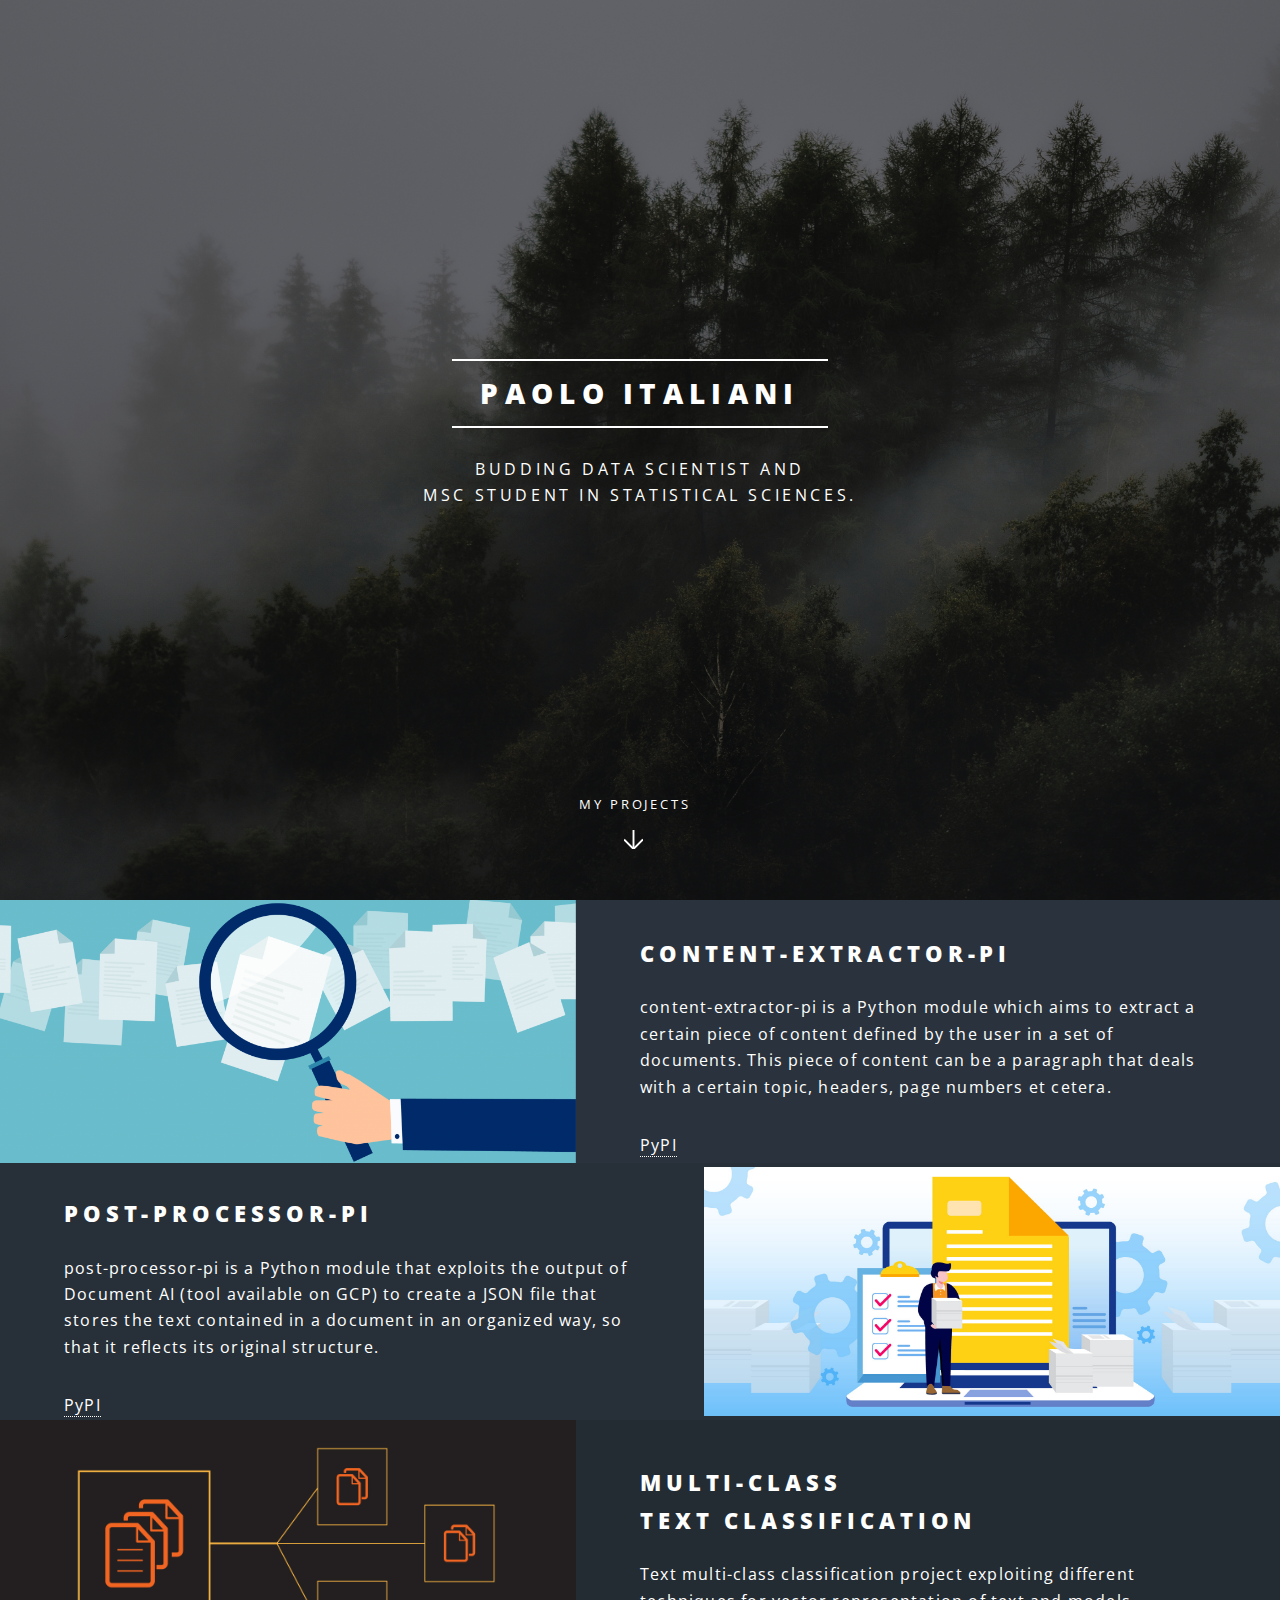
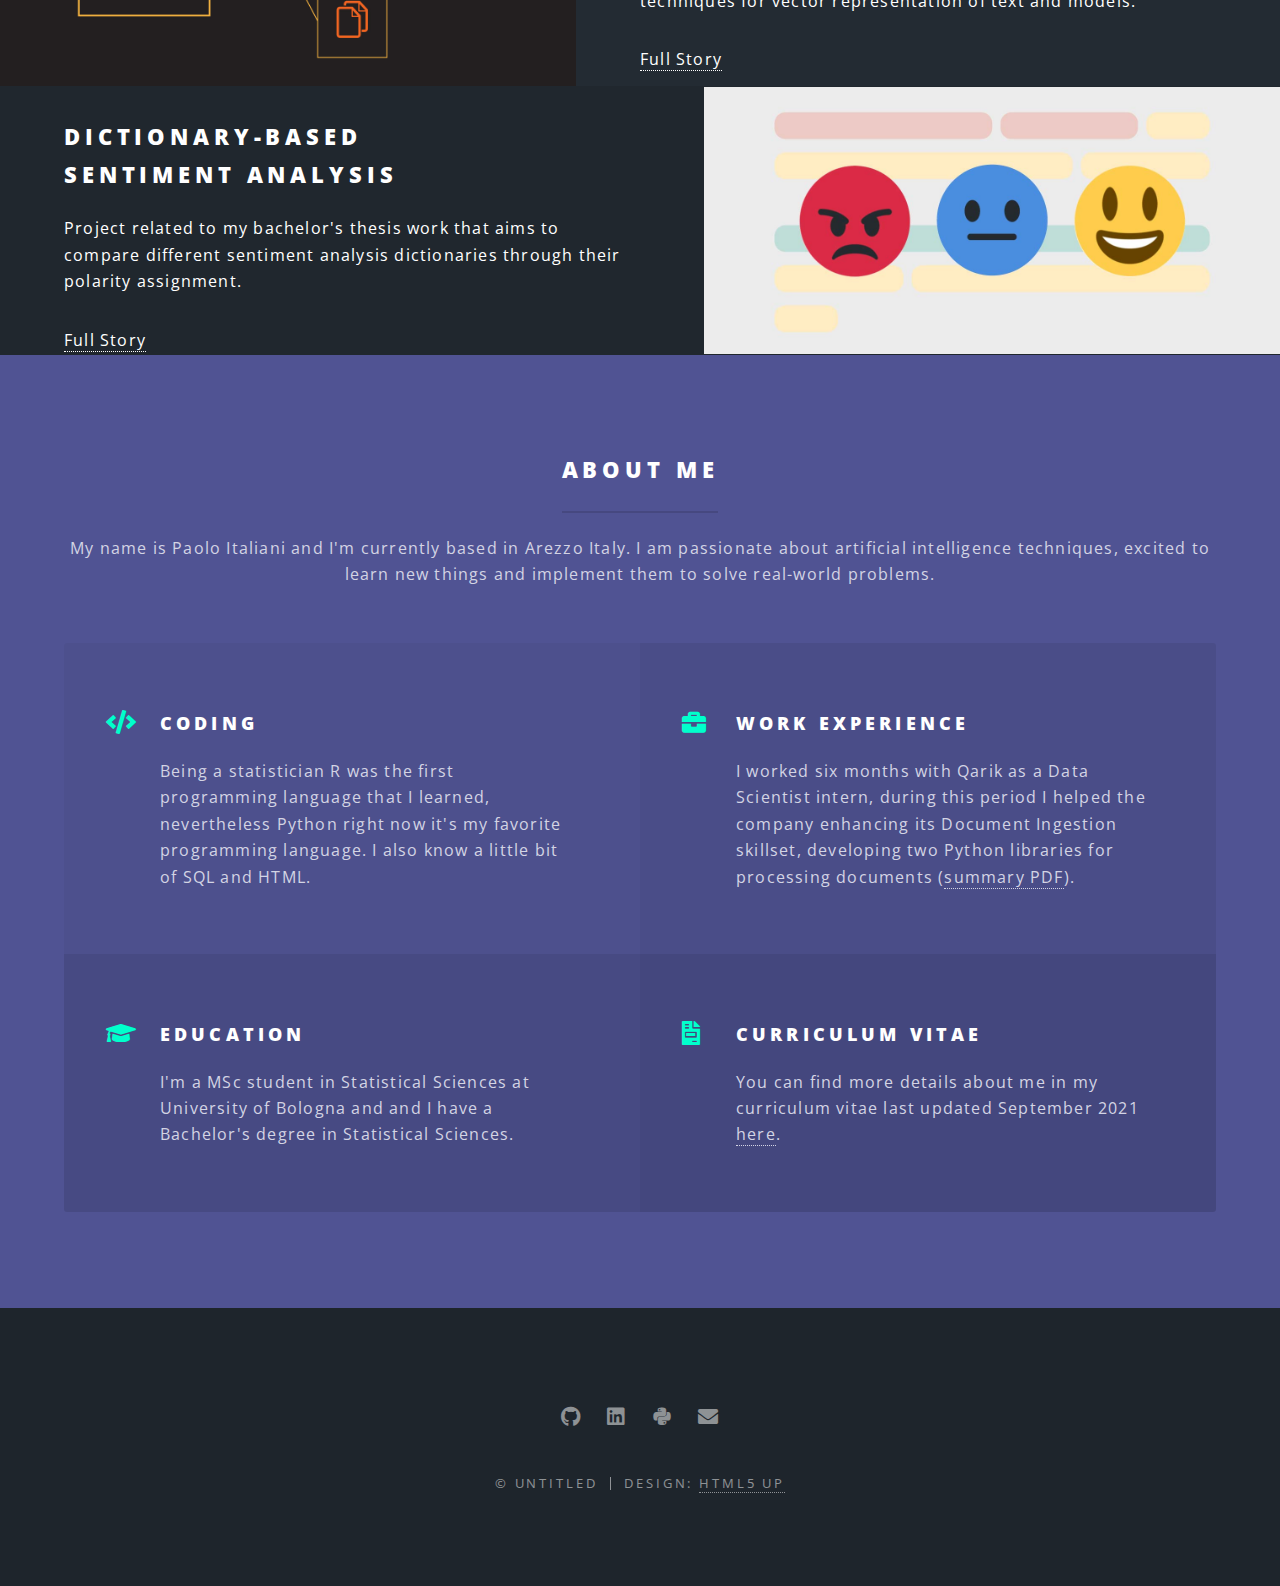
<file: index.html>
<!DOCTYPE HTML>
<!--
	Spectral by HTML5 UP
	html5up.net | @ajlkn
	Free for personal and commercial use under the CCA 3.0 license (html5up.net/license)
-->
<html>
	<head>
		<title>Home</title>
		<meta charset="utf-8" />
		<meta name="viewport" content="width=device-width, initial-scale=1, user-scalable=no" />
		<link rel="stylesheet" href="assets/css/main.css" />
		<noscript><link rel="stylesheet" href="assets/css/noscript.css" /></noscript>
	</head>
	<body class="landing is-preload">

		<!-- Page Wrapper -->
			<div id="page-wrapper">
				<!-- Banner -->
					<section id="banner">
						<div class="inner">
							<h2>Paolo Italiani</h2>
							<p>Budding Data Scientist and<br />
							Msc student in Statistical Sciences.<br />
							</p>
						</div>
						<a href="#one" class="more scrolly">My Projects</a>
					</section>

				<!-- Two -->
					<section id="two" class="wrapper alt style2">
					
						<section class="spotlight">
							<a href="https://pypi.org/project/content-extractor-pi/" class="image"><img src="images/projects_previews/image3.jpg" alt="" /></a><div class="content">
								<h2>content-extractor-pi</h2>
								<p>content-extractor-pi is a Python module which aims to extract a certain piece of content defined by the user 
									in a set of documents. This piece of content can be a paragraph that deals with a certain topic, headers, 
									page numbers et cetera.
								</p>
								<a href="https://pypi.org/project/content-extractor-pi/">PyPI</a>
							    
							</div>
						</section>
						<section class="spotlight">
							<a href="https://pypi.org/project/post-processor-pi/" class="image"><img src="images/projects_previews/image4.jpg" alt="" /></a><div class="content">
								<h2>post-processor-pi</h2>
								<p>post-processor-pi is a Python module that exploits the output of Document AI (tool available on GCP) to create a JSON file that
									 stores the text contained in a document in an organized way, so that it reflects its original structure.
								</p>
								<a href="https://pypi.org/project/post-processor-pi/">PyPI</a>
							    
							</div>
						</section>
						<section class="spotlight">
							<a href="text_class.html" class="image"><img src="images/projects_previews/image1.jpg" alt="" /></a><div class="content">
								<h2>Multi-Class<br />
									Text Classification</h2>
								<p>Text multi-class classification project exploiting different techniques for vector representation of text and models.</p>
								<a href="text_class.html">Full Story</a>
							</div>
						</section>
						<section class="spotlight">
							<a href="sentanalysis.html" class="image"><img src="images/projects_previews/image2.jpg" alt="" /></a><div class="content">
								<h2>Dictionary-Based<br />
									Sentiment Analysis</h2>
								<p>Project related to my bachelor's thesis work that aims to compare different sentiment analysis dictionaries through their polarity assignment.</p>
								<a href="sentanalysis.html">Full Story</a>
							</div>
						</section>
					</section>

				<!-- Three -->
					<section id="three" class="wrapper style3 special">
						<div class="inner">
							<header class="major">
								<h2>About me</h2>
								<p>My name is Paolo Italiani and I'm currently based in Arezzo Italy.
									 I am passionate about artificial intelligence techniques, 
									excited to learn new things and implement them to solve real-world problems.</p>
							</header>
							<ul class="features">
								<li class="icon solid  fa-code">
									<h3>Coding</h3>
									<p> Being a statistician R was the first programming language that I learned, nevertheless
									    Python right now it's my favorite programming language. I also know a little bit of SQL and HTML.
									   </p>
								</li>
								<li class="icon solid fa-briefcase">
									<h3>Work Experience</h3>
									<p>I worked six months with Qarik as a Data Scientist intern, during this period I helped the company enhancing its Document
										Ingestion skillset, developing two Python libraries for processing documents 
										 (<a href="https://drive.google.com/file/d/1ipGwv3w7ANDHrcZA9ALEqavSQ0Ek2c5z/view?usp=sharing">summary PDF</a>).
									</p>
								</li>
								<li class="icon solid fa-graduation-cap">
									<h3>Education</h3>
									<p>I'm a MSc student in Statistical Sciences at University of Bologna and and I have a Bachelor's degree in Statistical Sciences.</p>
								</li>
								<li class="icon solid fa-file-invoice">
									<h3>Curriculum Vitae</h3>
									<p>You can find more details about me in my curriculum vitae last updated September 2021 <a href="https://drive.google.com/file/d/1gPP1TSQkeZBktuWA1SorCjnd5LBbkqw6/view?usp=sharing">here</a>.</p>
								</li>
								
							</ul>
						</div>
					</section>

				
				<!-- Footer -->
					<footer id="footer">
						<ul class="icons">
							<li><a href="https://github.com/paoloitaliani" class="icon brands fa-github"><span class="label">Github</span></a></li>
							<li><a href="https://linkedin.com/in/paolo-italiani-957913203" class="icon brands fa-linkedin"><span class="label">linkedin</span></a></li>
							<li><a href="https://pypi.org/user/paolo_italiani/" class="icon brands fa-python"><span class="label">PyPI</span></a></li>
							<li><a href="mailto:paoita@hotmail.it" class="icon solid fa-envelope"><span class="label">Email</span></a></li>
						</ul>
						<ul class="copyright">
							<li>&copy; Untitled</li><li>Design: <a href="http://html5up.net">HTML5 UP</a></li>
						</ul>
					</footer>

			</div>

		<!-- Scripts -->
			<script src="assets/js/jquery.min.js"></script>
			<script src="assets/js/jquery.scrollex.min.js"></script>
			<script src="assets/js/jquery.scrolly.min.js"></script>
			<script src="assets/js/browser.min.js"></script>
			<script src="assets/js/breakpoints.min.js"></script>
			<script src="assets/js/util.js"></script>
			<script src="assets/js/main.js"></script>

	</body>
</html>
</file>
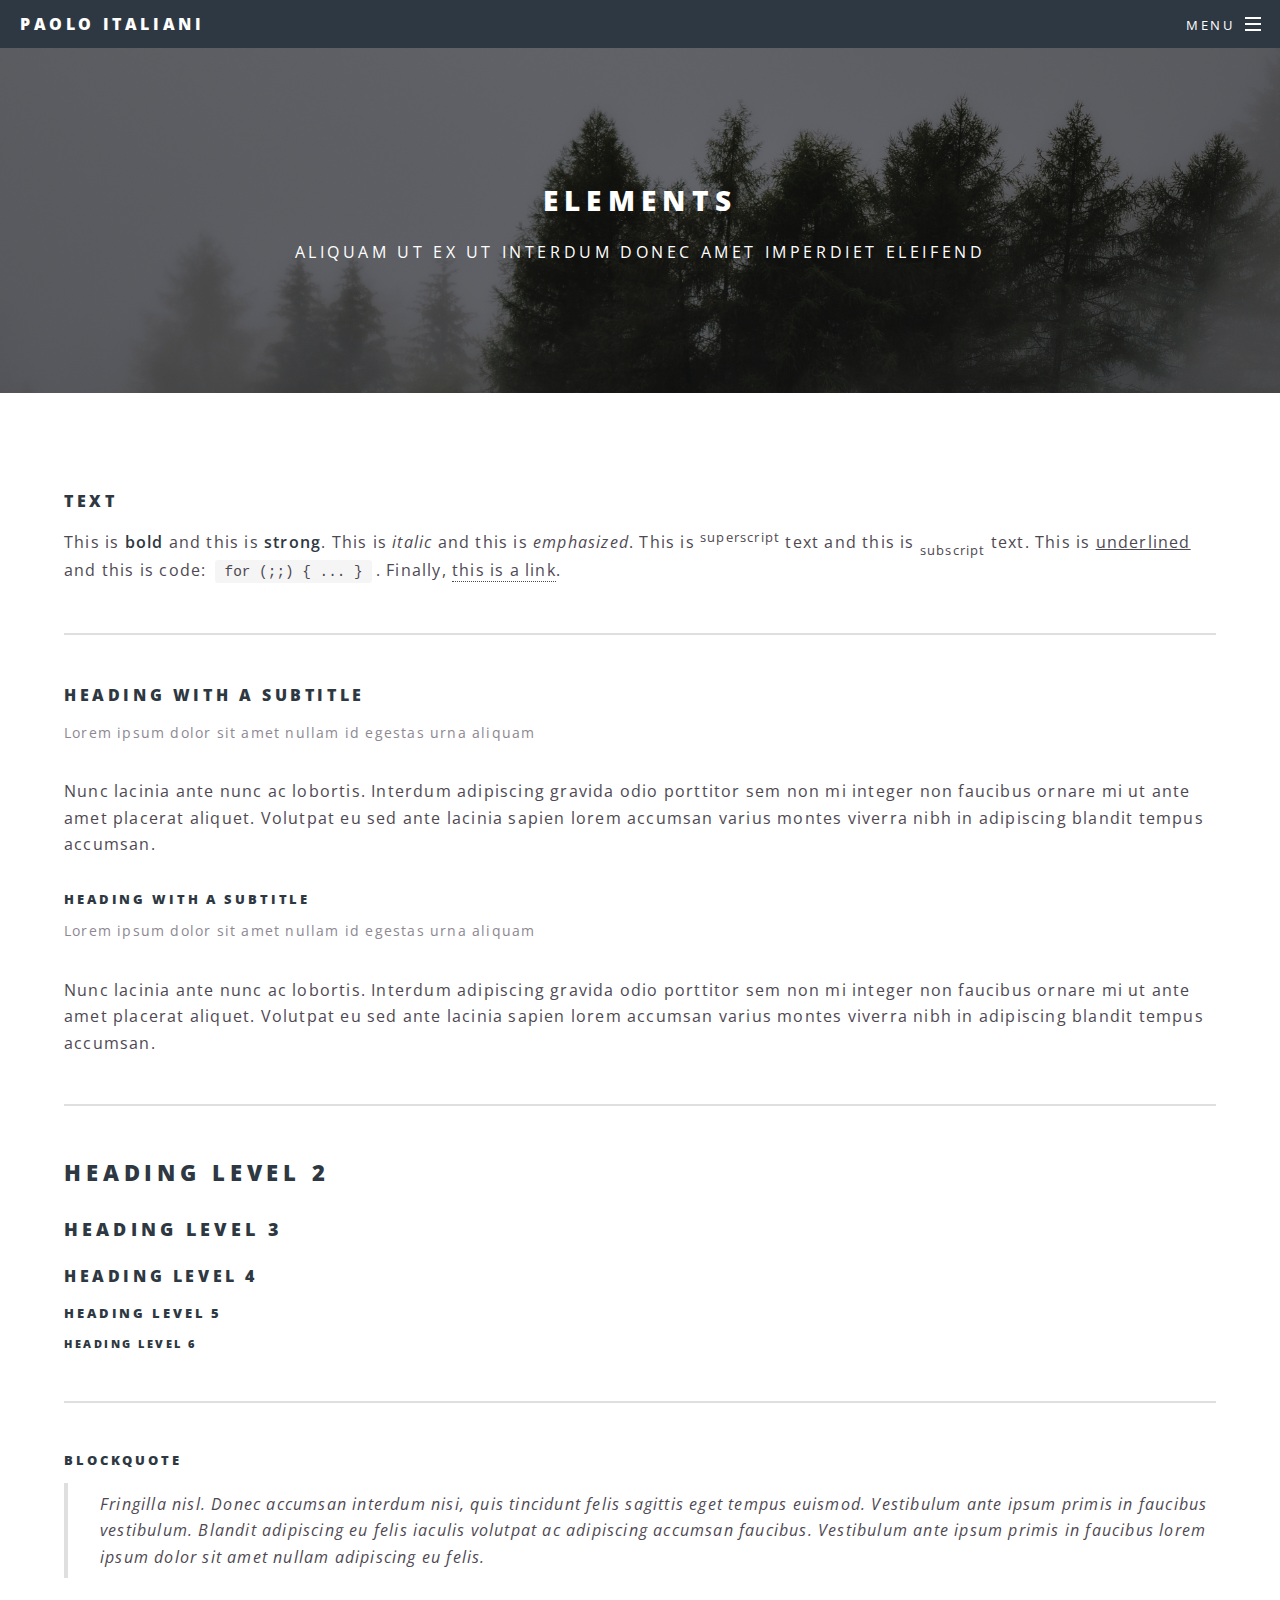
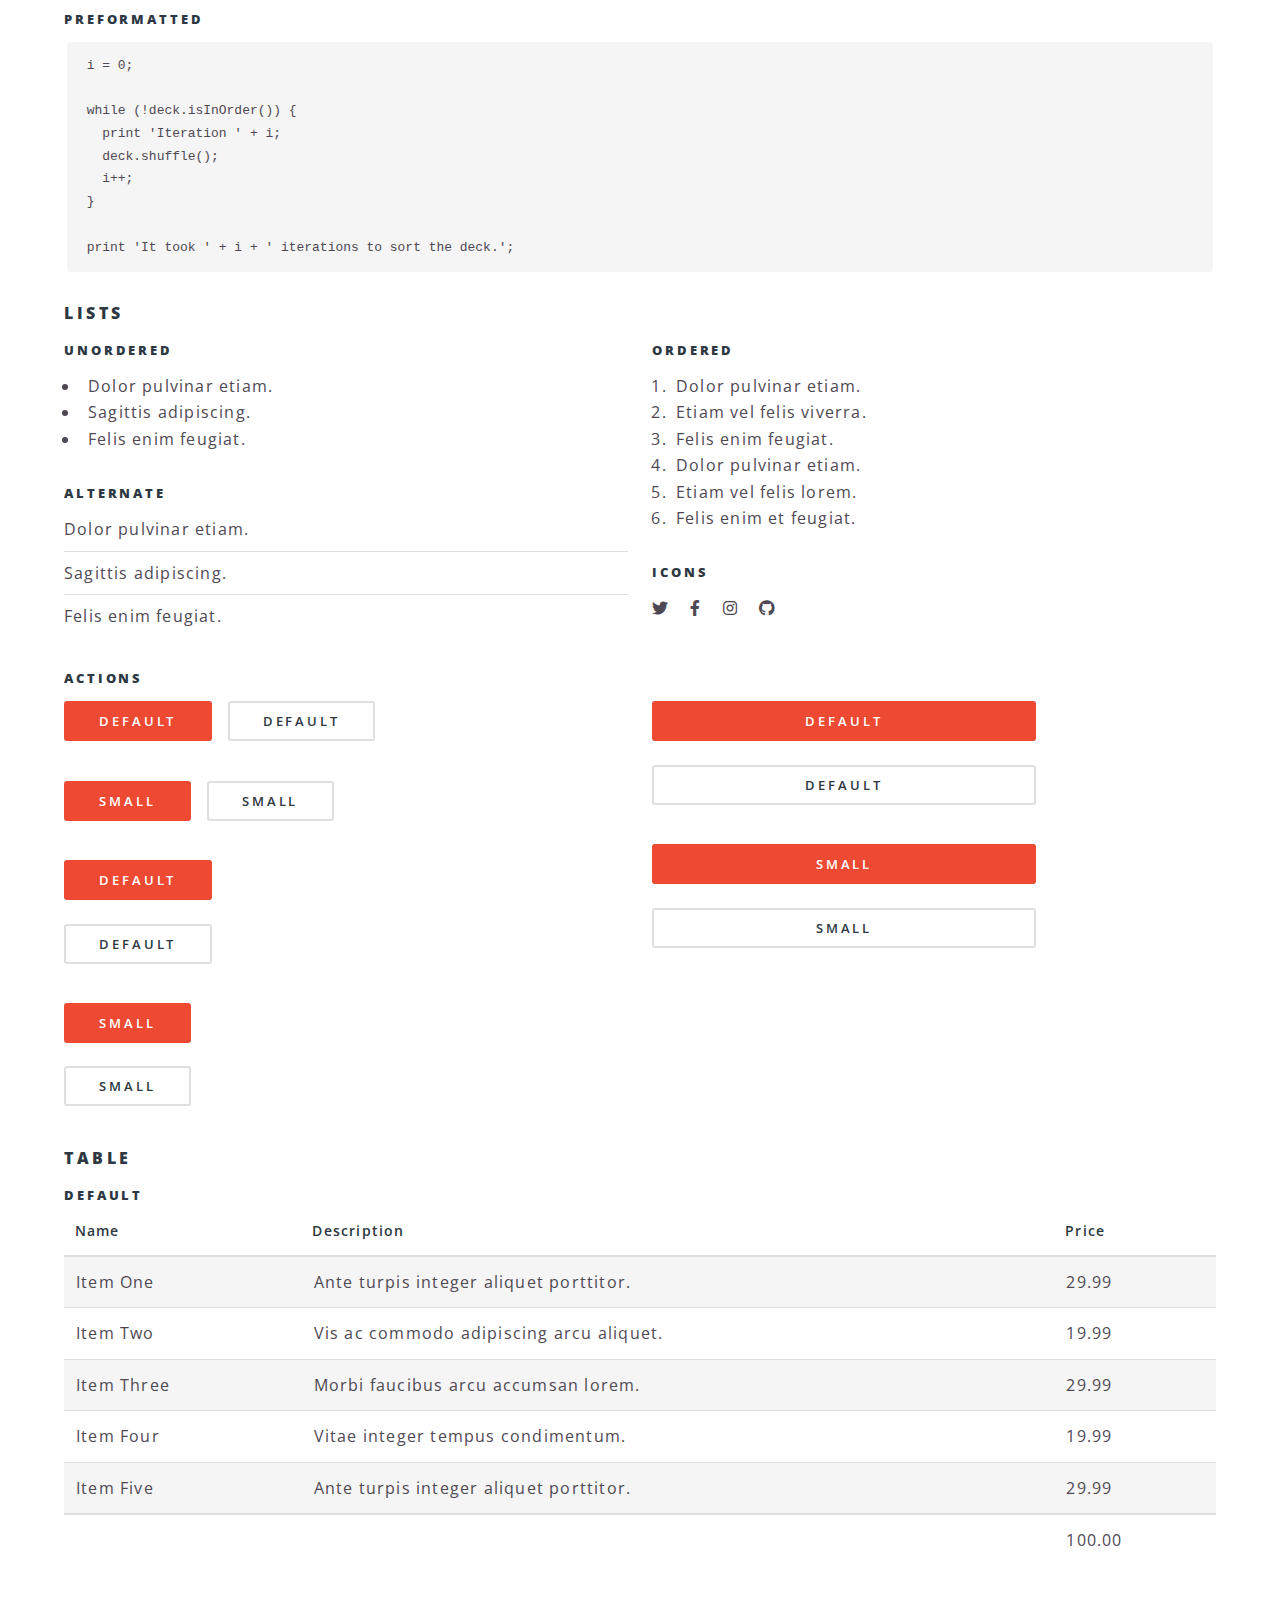
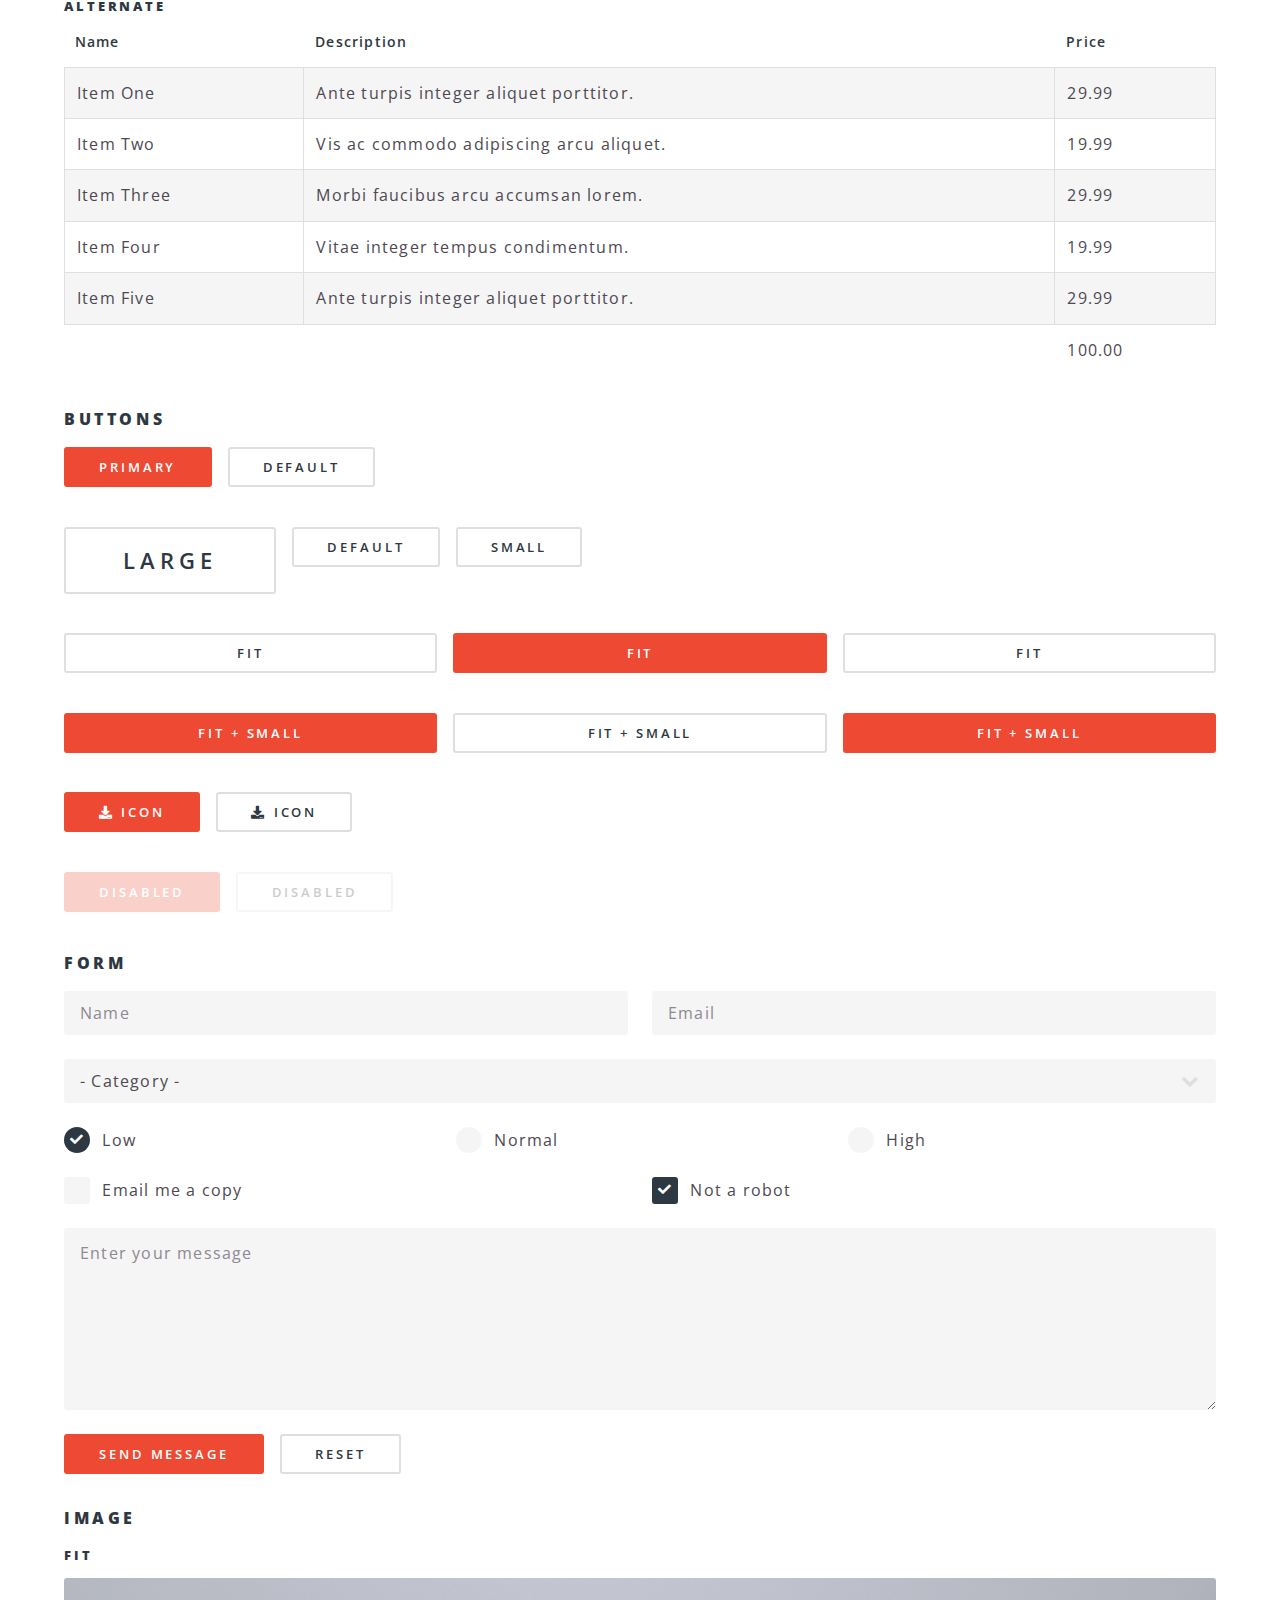
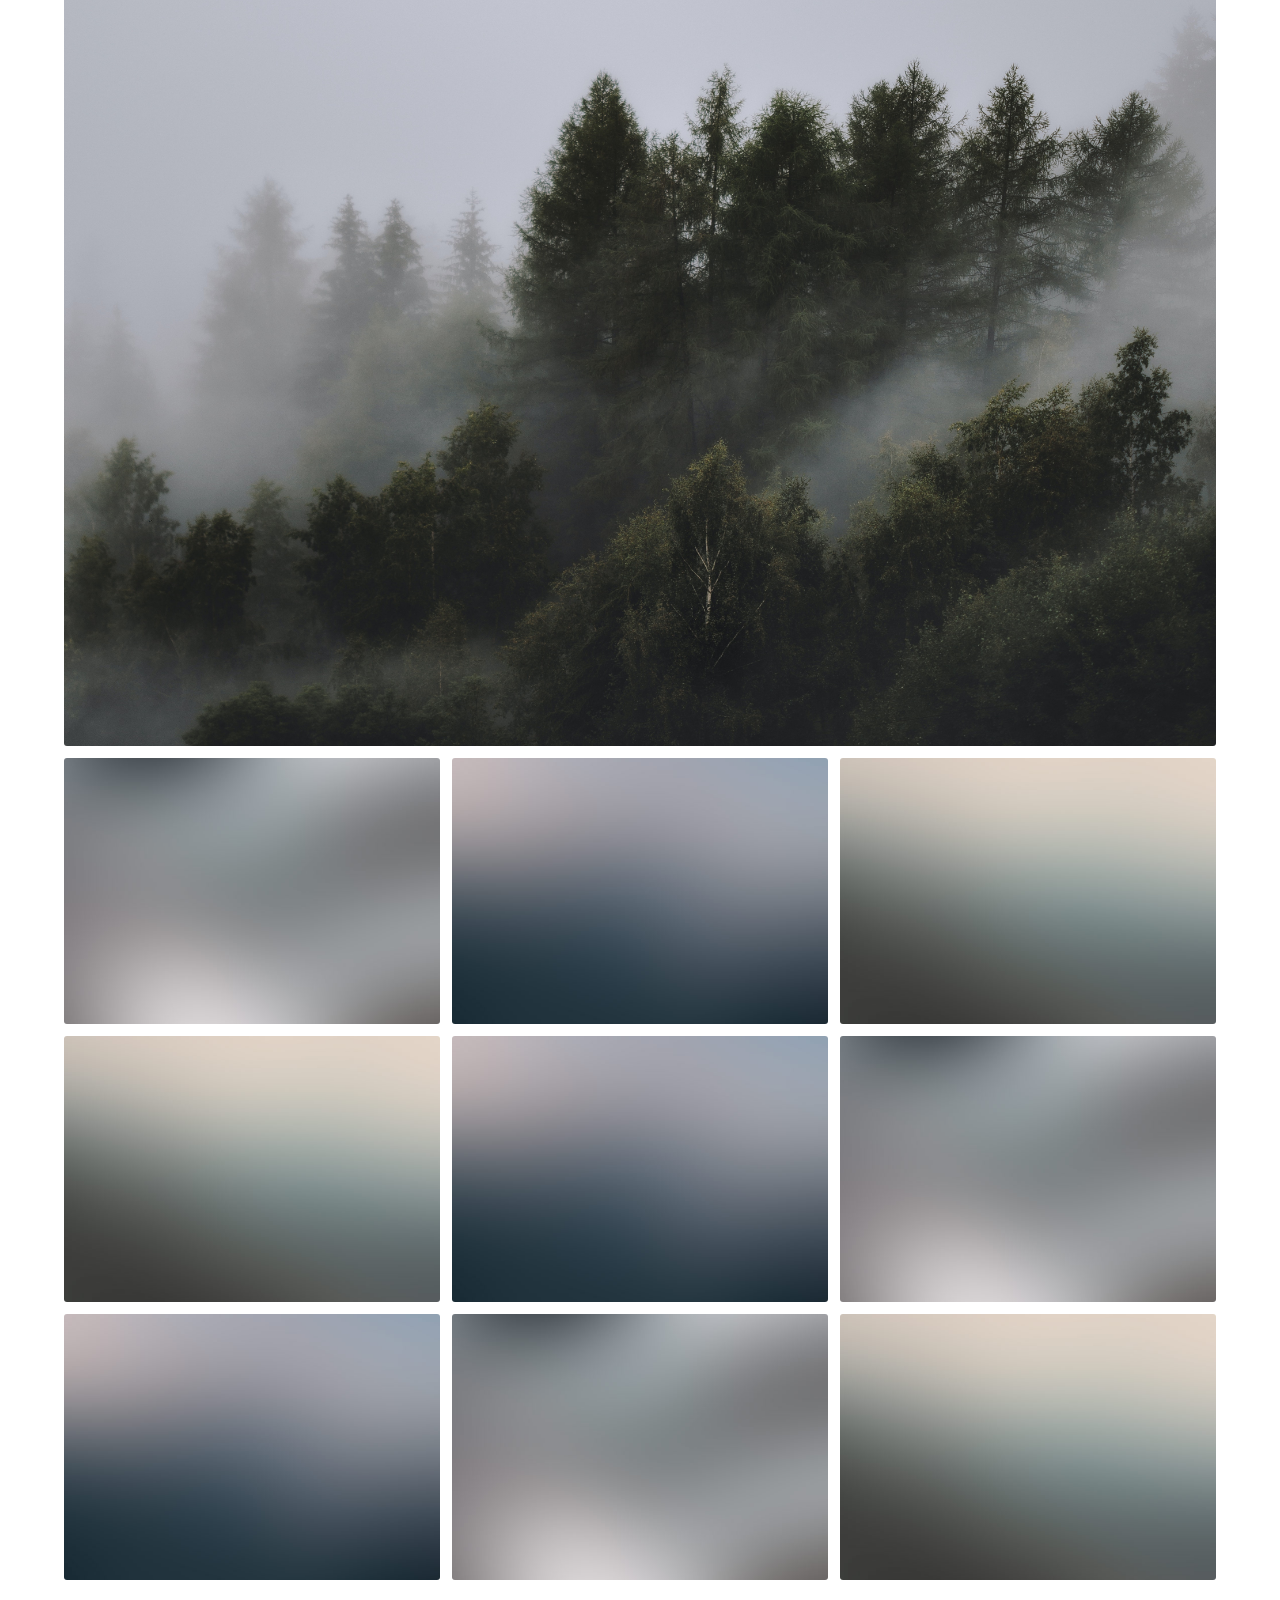
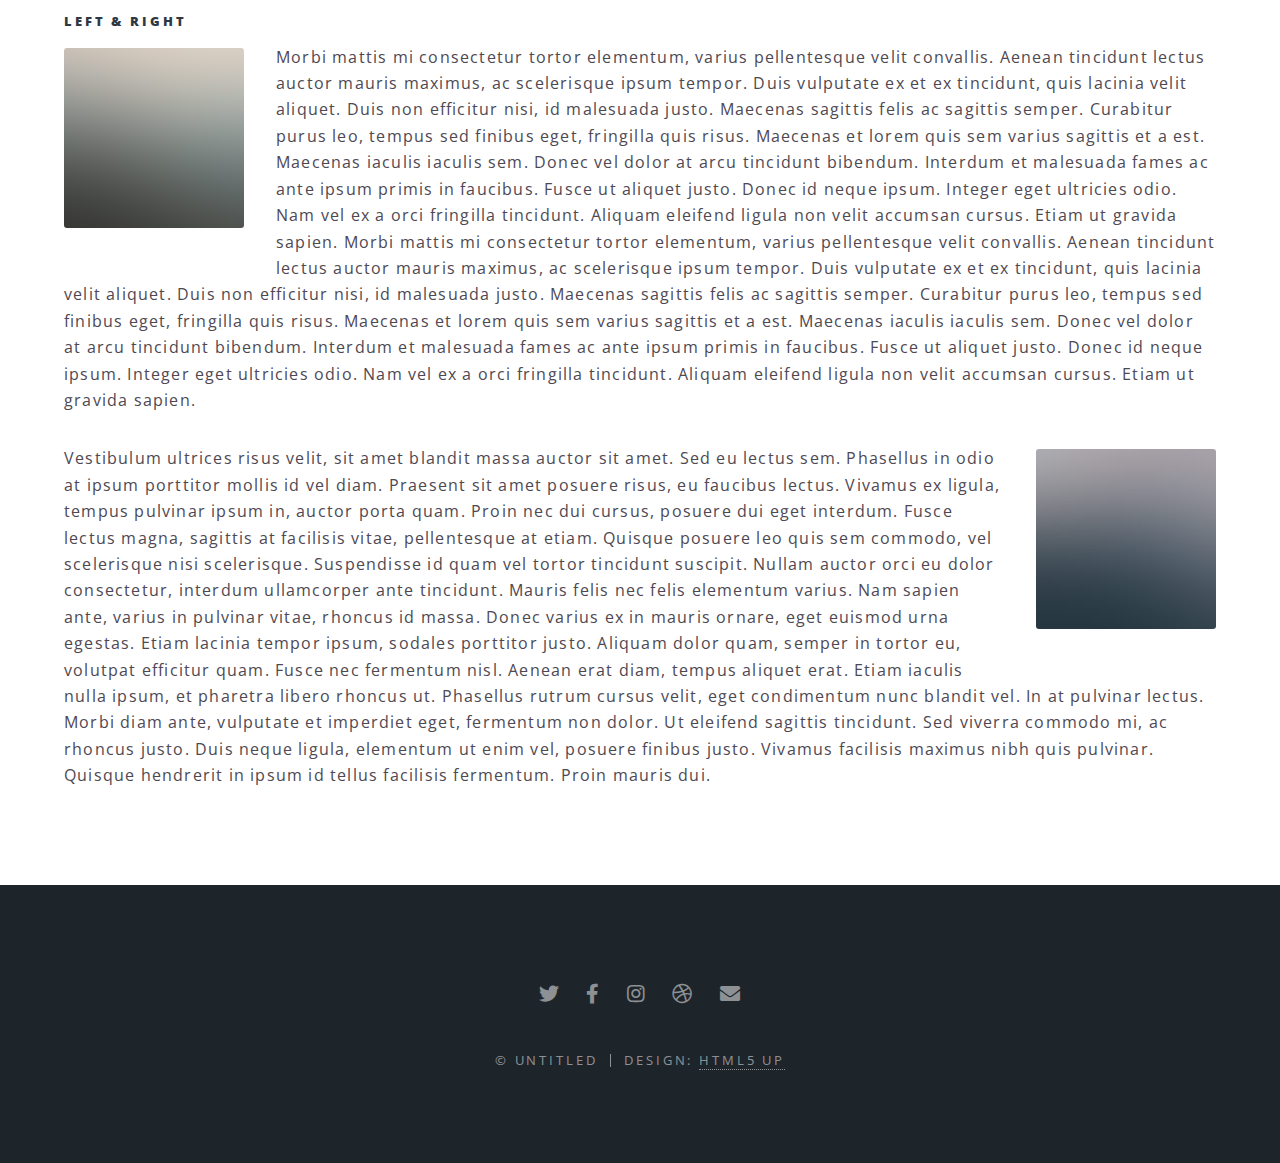
<file: elements.html>
<!DOCTYPE HTML>
<!--
	Spectral by HTML5 UP
	html5up.net | @ajlkn
	Free for personal and commercial use under the CCA 3.0 license (html5up.net/license)
-->
<html>
	<head>
		<title>Paolo Italiani</title>
		<meta charset="utf-8" />
		<meta name="viewport" content="width=device-width, initial-scale=1, user-scalable=no" />
		<link rel="stylesheet" href="assets/css/main.css" />
		<noscript><link rel="stylesheet" href="assets/css/noscript.css" /></noscript>
	</head>
	<body class="is-preload">

		<!-- Page Wrapper -->
			<div id="page-wrapper">

				<!-- Header -->
					<header id="header">
						<h1><a href="index.html">Paolo Italiani</a></h1>
						<nav id="nav">
							<ul>
								<li class="special">
									<a href="#menu" class="menuToggle"><span>Menu</span></a>
									<div id="menu">
										<ul>
											<li><a href="index.html">Home</a></li>
											<li><a href="generic.html">Generic</a></li>
											<li><a href="elements.html">Elements</a></li>
											<li><a href="#">Sign Up</a></li>
											<li><a href="#">Log In</a></li>
										</ul>
									</div>
								</li>
							</ul>
						</nav>
					</header>

				<!-- Main -->
					<article id="main">
						<header>
							<h2>Elements</h2>
							<p>Aliquam ut ex ut interdum donec amet imperdiet eleifend</p>
						</header>
						<section class="wrapper style5">
							<div class="inner">

								<section>
									<h4>Text</h4>
									<p>This is <b>bold</b> and this is <strong>strong</strong>. This is <i>italic</i> and this is <em>emphasized</em>.
									This is <sup>superscript</sup> text and this is <sub>subscript</sub> text.
									This is <u>underlined</u> and this is code: <code>for (;;) { ... }</code>. Finally, <a href="#">this is a link</a>.</p>
									<hr />
									<header>
										<h4>Heading with a Subtitle</h4>
										<p>Lorem ipsum dolor sit amet nullam id egestas urna aliquam</p>
									</header>
									<p>Nunc lacinia ante nunc ac lobortis. Interdum adipiscing gravida odio porttitor sem non mi integer non faucibus ornare mi ut ante amet placerat aliquet. Volutpat eu sed ante lacinia sapien lorem accumsan varius montes viverra nibh in adipiscing blandit tempus accumsan.</p>
									<header>
										<h5>Heading with a Subtitle</h5>
										<p>Lorem ipsum dolor sit amet nullam id egestas urna aliquam</p>
									</header>
									<p>Nunc lacinia ante nunc ac lobortis. Interdum adipiscing gravida odio porttitor sem non mi integer non faucibus ornare mi ut ante amet placerat aliquet. Volutpat eu sed ante lacinia sapien lorem accumsan varius montes viverra nibh in adipiscing blandit tempus accumsan.</p>
									<hr />
									<h2>Heading Level 2</h2>
									<h3>Heading Level 3</h3>
									<h4>Heading Level 4</h4>
									<h5>Heading Level 5</h5>
									<h6>Heading Level 6</h6>
									<hr />
									<h5>Blockquote</h5>
									<blockquote>Fringilla nisl. Donec accumsan interdum nisi, quis tincidunt felis sagittis eget tempus euismod. Vestibulum ante ipsum primis in faucibus vestibulum. Blandit adipiscing eu felis iaculis volutpat ac adipiscing accumsan faucibus. Vestibulum ante ipsum primis in faucibus lorem ipsum dolor sit amet nullam adipiscing eu felis.</blockquote>
									<h5>Preformatted</h5>
									<pre><code>i = 0;

while (!deck.isInOrder()) {
  print 'Iteration ' + i;
  deck.shuffle();
  i++;
}

print 'It took ' + i + ' iterations to sort the deck.';</code></pre>
								</section>

								<section>
									<h4>Lists</h4>
									<div class="row">
										<div class="col-6 col-12-medium">
											<h5>Unordered</h5>
											<ul>
												<li>Dolor pulvinar etiam.</li>
												<li>Sagittis adipiscing.</li>
												<li>Felis enim feugiat.</li>
											</ul>
											<h5>Alternate</h5>
											<ul class="alt">
												<li>Dolor pulvinar etiam.</li>
												<li>Sagittis adipiscing.</li>
												<li>Felis enim feugiat.</li>
											</ul>
										</div>
										<div class="col-6 col-12-medium">
											<h5>Ordered</h5>
											<ol>
												<li>Dolor pulvinar etiam.</li>
												<li>Etiam vel felis viverra.</li>
												<li>Felis enim feugiat.</li>
												<li>Dolor pulvinar etiam.</li>
												<li>Etiam vel felis lorem.</li>
												<li>Felis enim et feugiat.</li>
											</ol>
											<h5>Icons</h5>
											<ul class="icons">
												<li><a href="#" class="icon brands fa-twitter"><span class="label">Twitter</span></a></li>
												<li><a href="#" class="icon brands fa-facebook-f"><span class="label">Facebook</span></a></li>
												<li><a href="#" class="icon brands fa-instagram"><span class="label">Instagram</span></a></li>
												<li><a href="#" class="icon brands fa-github"><span class="label">Github</span></a></li>
											</ul>
										</div>
									</div>
									<h5>Actions</h5>
									<div class="row">
										<div class="col-6 col-12-medium">
											<ul class="actions">
												<li><a href="#" class="button primary">Default</a></li>
												<li><a href="#" class="button">Default</a></li>
											</ul>
											<ul class="actions small">
												<li><a href="#" class="button primary small">Small</a></li>
												<li><a href="#" class="button small">Small</a></li>
											</ul>
											<ul class="actions stacked">
												<li><a href="#" class="button primary">Default</a></li>
												<li><a href="#" class="button">Default</a></li>
											</ul>
											<ul class="actions stacked">
												<li><a href="#" class="button primary small">Small</a></li>
												<li><a href="#" class="button small">Small</a></li>
											</ul>
										</div>
										<div class="col-6 col-12-medium">
											<ul class="actions stacked">
												<li><a href="#" class="button primary fit">Default</a></li>
												<li><a href="#" class="button fit">Default</a></li>
											</ul>
											<ul class="actions stacked">
												<li><a href="#" class="button primary small fit">Small</a></li>
												<li><a href="#" class="button small fit">Small</a></li>
											</ul>
										</div>
									</div>
								</section>

								<section>
									<h4>Table</h4>
									<h5>Default</h5>
									<div class="table-wrapper">
										<table>
											<thead>
												<tr>
													<th>Name</th>
													<th>Description</th>
													<th>Price</th>
												</tr>
											</thead>
											<tbody>
												<tr>
													<td>Item One</td>
													<td>Ante turpis integer aliquet porttitor.</td>
													<td>29.99</td>
												</tr>
												<tr>
													<td>Item Two</td>
													<td>Vis ac commodo adipiscing arcu aliquet.</td>
													<td>19.99</td>
												</tr>
												<tr>
													<td>Item Three</td>
													<td> Morbi faucibus arcu accumsan lorem.</td>
													<td>29.99</td>
												</tr>
												<tr>
													<td>Item Four</td>
													<td>Vitae integer tempus condimentum.</td>
													<td>19.99</td>
												</tr>
												<tr>
													<td>Item Five</td>
													<td>Ante turpis integer aliquet porttitor.</td>
													<td>29.99</td>
												</tr>
											</tbody>
											<tfoot>
												<tr>
													<td colspan="2"></td>
													<td>100.00</td>
												</tr>
											</tfoot>
										</table>
									</div>

									<h5>Alternate</h5>
									<div class="table-wrapper">
										<table class="alt">
											<thead>
												<tr>
													<th>Name</th>
													<th>Description</th>
													<th>Price</th>
												</tr>
											</thead>
											<tbody>
												<tr>
													<td>Item One</td>
													<td>Ante turpis integer aliquet porttitor.</td>
													<td>29.99</td>
												</tr>
												<tr>
													<td>Item Two</td>
													<td>Vis ac commodo adipiscing arcu aliquet.</td>
													<td>19.99</td>
												</tr>
												<tr>
													<td>Item Three</td>
													<td> Morbi faucibus arcu accumsan lorem.</td>
													<td>29.99</td>
												</tr>
												<tr>
													<td>Item Four</td>
													<td>Vitae integer tempus condimentum.</td>
													<td>19.99</td>
												</tr>
												<tr>
													<td>Item Five</td>
													<td>Ante turpis integer aliquet porttitor.</td>
													<td>29.99</td>
												</tr>
											</tbody>
											<tfoot>
												<tr>
													<td colspan="2"></td>
													<td>100.00</td>
												</tr>
											</tfoot>
										</table>
									</div>
								</section>

								<section>
									<h4>Buttons</h4>
									<ul class="actions">
										<li><a href="#" class="button primary">Primary</a></li>
										<li><a href="#" class="button">Default</a></li>
									</ul>
									<ul class="actions">
										<li><a href="#" class="button large">Large</a></li>
										<li><a href="#" class="button">Default</a></li>
										<li><a href="#" class="button small">Small</a></li>
									</ul>
									<ul class="actions fit">
										<li><a href="#" class="button fit">Fit</a></li>
										<li><a href="#" class="button primary fit">Fit</a></li>
										<li><a href="#" class="button fit">Fit</a></li>
									</ul>
									<ul class="actions fit small">
										<li><a href="#" class="button primary fit small">Fit + Small</a></li>
										<li><a href="#" class="button fit small">Fit + Small</a></li>
										<li><a href="#" class="button primary fit small">Fit + Small</a></li>
									</ul>
									<ul class="actions">
										<li><a href="#" class="button primary icon solid fa-download">Icon</a></li>
										<li><a href="#" class="button icon solid fa-download">Icon</a></li>
									</ul>
									<ul class="actions">
										<li><span class="button primary disabled">Disabled</span></li>
										<li><span class="button disabled">Disabled</span></li>
									</ul>
								</section>

								<section>
									<h4>Form</h4>
									<form method="post" action="#">
										<div class="row gtr-uniform">
											<div class="col-6 col-12-xsmall">
												<input type="text" name="demo-name" id="demo-name" value="" placeholder="Name" />
											</div>
											<div class="col-6 col-12-xsmall">
												<input type="email" name="demo-email" id="demo-email" value="" placeholder="Email" />
											</div>
											<div class="col-12">
												<select name="demo-category" id="demo-category">
													<option value="">- Category -</option>
													<option value="1">Manufacturing</option>
													<option value="1">Shipping</option>
													<option value="1">Administration</option>
													<option value="1">Human Resources</option>
												</select>
											</div>
											<div class="col-4 col-12-small">
												<input type="radio" id="demo-priority-low" name="demo-priority" checked>
												<label for="demo-priority-low">Low</label>
											</div>
											<div class="col-4 col-12-small">
												<input type="radio" id="demo-priority-normal" name="demo-priority">
												<label for="demo-priority-normal">Normal</label>
											</div>
											<div class="col-4 col-12-small">
												<input type="radio" id="demo-priority-high" name="demo-priority">
												<label for="demo-priority-high">High</label>
											</div>
											<div class="col-6 col-12-small">
												<input type="checkbox" id="demo-copy" name="demo-copy">
												<label for="demo-copy">Email me a copy</label>
											</div>
											<div class="col-6 col-12-small">
												<input type="checkbox" id="demo-human" name="demo-human" checked>
												<label for="demo-human">Not a robot</label>
											</div>
											<div class="col-12">
												<textarea name="demo-message" id="demo-message" placeholder="Enter your message" rows="6"></textarea>
											</div>
											<div class="col-12">
												<ul class="actions">
													<li><input type="submit" value="Send Message" class="primary" /></li>
													<li><input type="reset" value="Reset" /></li>
												</ul>
											</div>
										</div>
									</form>
								</section>

								<section>
									<h4>Image</h4>
									<h5>Fit</h5>
									<div class="box alt">
										<div class="row gtr-50 gtr-uniform">
											<div class="col-12"><span class="image fit"><img src="images/banner.jpg" alt="" /></span></div>
											<div class="col-4"><span class="image fit"><img src="images/pic01.jpg" alt="" /></span></div>
											<div class="col-4"><span class="image fit"><img src="images/pic02.jpg" alt="" /></span></div>
											<div class="col-4"><span class="image fit"><img src="images/pic03.jpg" alt="" /></span></div>
											<div class="col-4"><span class="image fit"><img src="images/pic03.jpg" alt="" /></span></div>
											<div class="col-4"><span class="image fit"><img src="images/pic02.jpg" alt="" /></span></div>
											<div class="col-4"><span class="image fit"><img src="images/pic01.jpg" alt="" /></span></div>
											<div class="col-4"><span class="image fit"><img src="images/pic02.jpg" alt="" /></span></div>
											<div class="col-4"><span class="image fit"><img src="images/pic01.jpg" alt="" /></span></div>
											<div class="col-4"><span class="image fit"><img src="images/pic03.jpg" alt="" /></span></div>
										</div>
									</div>
									<h5>Left &amp; Right</h5>
									<p><span class="image left"><img src="images/pic04.jpg" alt="" /></span>Morbi mattis mi consectetur tortor elementum, varius pellentesque velit convallis. Aenean tincidunt lectus auctor mauris maximus, ac scelerisque ipsum tempor. Duis vulputate ex et ex tincidunt, quis lacinia velit aliquet. Duis non efficitur nisi, id malesuada justo. Maecenas sagittis felis ac sagittis semper. Curabitur purus leo, tempus sed finibus eget, fringilla quis risus. Maecenas et lorem quis sem varius sagittis et a est. Maecenas iaculis iaculis sem. Donec vel dolor at arcu tincidunt bibendum. Interdum et malesuada fames ac ante ipsum primis in faucibus. Fusce ut aliquet justo. Donec id neque ipsum. Integer eget ultricies odio. Nam vel ex a orci fringilla tincidunt. Aliquam eleifend ligula non velit accumsan cursus. Etiam ut gravida sapien. Morbi mattis mi consectetur tortor elementum, varius pellentesque velit convallis. Aenean tincidunt lectus auctor mauris maximus, ac scelerisque ipsum tempor. Duis vulputate ex et ex tincidunt, quis lacinia velit aliquet. Duis non efficitur nisi, id malesuada justo. Maecenas sagittis felis ac sagittis semper. Curabitur purus leo, tempus sed finibus eget, fringilla quis risus. Maecenas et lorem quis sem varius sagittis et a est. Maecenas iaculis iaculis sem. Donec vel dolor at arcu tincidunt bibendum. Interdum et malesuada fames ac ante ipsum primis in faucibus. Fusce ut aliquet justo. Donec id neque ipsum. Integer eget ultricies odio. Nam vel ex a orci fringilla tincidunt. Aliquam eleifend ligula non velit accumsan cursus. Etiam ut gravida sapien.</p>
									<p><span class="image right"><img src="images/pic05.jpg" alt="" /></span>Vestibulum ultrices risus velit, sit amet blandit massa auctor sit amet. Sed eu lectus sem. Phasellus in odio at ipsum porttitor mollis id vel diam. Praesent sit amet posuere risus, eu faucibus lectus. Vivamus ex ligula, tempus pulvinar ipsum in, auctor porta quam. Proin nec dui cursus, posuere dui eget interdum. Fusce lectus magna, sagittis at facilisis vitae, pellentesque at etiam. Quisque posuere leo quis sem commodo, vel scelerisque nisi scelerisque. Suspendisse id quam vel tortor tincidunt suscipit. Nullam auctor orci eu dolor consectetur, interdum ullamcorper ante tincidunt. Mauris felis nec felis elementum varius. Nam sapien ante, varius in pulvinar vitae, rhoncus id massa. Donec varius ex in mauris ornare, eget euismod urna egestas. Etiam lacinia tempor ipsum, sodales porttitor justo. Aliquam dolor quam, semper in tortor eu, volutpat efficitur quam. Fusce nec fermentum nisl. Aenean erat diam, tempus aliquet erat. Etiam iaculis nulla ipsum, et pharetra libero rhoncus ut. Phasellus rutrum cursus velit, eget condimentum nunc blandit vel. In at pulvinar lectus. Morbi diam ante, vulputate et imperdiet eget, fermentum non dolor. Ut eleifend sagittis tincidunt. Sed viverra commodo mi, ac rhoncus justo. Duis neque ligula, elementum ut enim vel, posuere finibus justo. Vivamus facilisis maximus nibh quis pulvinar. Quisque hendrerit in ipsum id tellus facilisis fermentum. Proin mauris dui.</p>
								</section>

							</div>
						</section>
					</article>

				<!-- Footer -->
					<footer id="footer">
						<ul class="icons">
							<li><a href="#" class="icon brands fa-twitter"><span class="label">Twitter</span></a></li>
							<li><a href="#" class="icon brands fa-facebook-f"><span class="label">Facebook</span></a></li>
							<li><a href="#" class="icon brands fa-instagram"><span class="label">Instagram</span></a></li>
							<li><a href="#" class="icon brands fa-dribbble"><span class="label">Dribbble</span></a></li>
							<li><a href="#" class="icon solid fa-envelope"><span class="label">Email</span></a></li>
						</ul>
						<ul class="copyright">
							<li>&copy; Untitled</li><li>Design: <a href="http://html5up.net">HTML5 UP</a></li>
						</ul>
					</footer>

			</div>

		<!-- Scripts -->
			<script src="assets/js/jquery.min.js"></script>
			<script src="assets/js/jquery.scrollex.min.js"></script>
			<script src="assets/js/jquery.scrolly.min.js"></script>
			<script src="assets/js/browser.min.js"></script>
			<script src="assets/js/breakpoints.min.js"></script>
			<script src="assets/js/util.js"></script>
			<script src="assets/js/main.js"></script>

	</body>
</html>
</file>
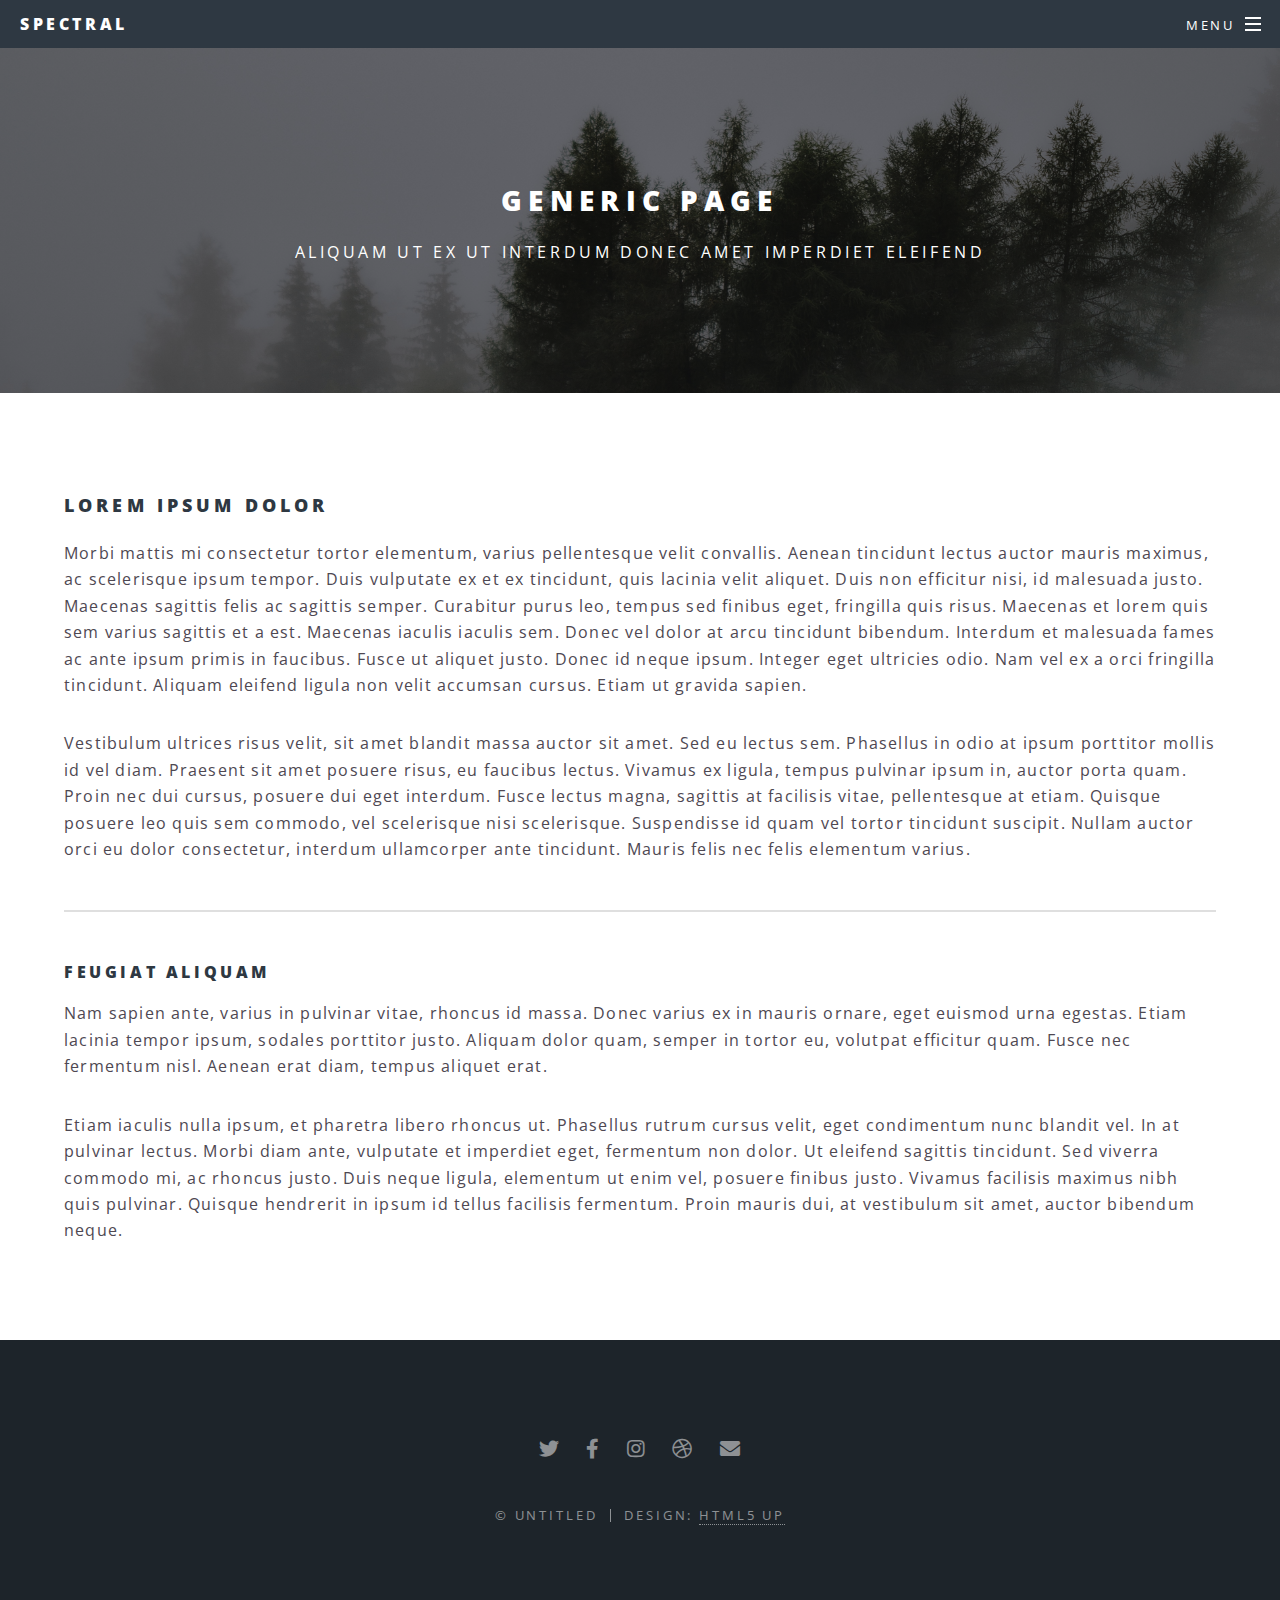
<file: generic.html>
<!DOCTYPE HTML>
<!--
	Spectral by HTML5 UP
	html5up.net | @ajlkn
	Free for personal and commercial use under the CCA 3.0 license (html5up.net/license)
-->
<html>
	<head>
		<title>Generic - Spectral by HTML5 UP</title>
		<meta charset="utf-8" />
		<meta name="viewport" content="width=device-width, initial-scale=1, user-scalable=no" />
		<link rel="stylesheet" href="assets/css/main.css" />
		<noscript><link rel="stylesheet" href="assets/css/noscript.css" /></noscript>
	</head>
	<body class="is-preload">

		<!-- Page Wrapper -->
			<div id="page-wrapper">

				<!-- Header -->
					<header id="header">
						<h1><a href="index.html">Spectral</a></h1>
						<nav id="nav">
							<ul>
								<li class="special">
									<a href="#menu" class="menuToggle"><span>Menu</span></a>
									<div id="menu">
										<ul>
											<li><a href="index.html">Home</a></li>
											<li><a href="generic.html">Generic</a></li>
											<li><a href="elements.html">Elements</a></li>
											<li><a href="#">Sign Up</a></li>
											<li><a href="#">Log In</a></li>
										</ul>
									</div>
								</li>
							</ul>
						</nav>
					</header>

				<!-- Main -->
					<article id="main">
						<header>
							<h2>Generic Page</h2>
							<p>Aliquam ut ex ut interdum donec amet imperdiet eleifend</p>
						</header>
						<section class="wrapper style5">
							<div class="inner">

								<h3>Lorem ipsum dolor</h3>
								<p>Morbi mattis mi consectetur tortor elementum, varius pellentesque velit convallis. Aenean tincidunt lectus auctor mauris maximus, ac scelerisque ipsum tempor. Duis vulputate ex et ex tincidunt, quis lacinia velit aliquet. Duis non efficitur nisi, id malesuada justo. Maecenas sagittis felis ac sagittis semper. Curabitur purus leo, tempus sed finibus eget, fringilla quis risus. Maecenas et lorem quis sem varius sagittis et a est. Maecenas iaculis iaculis sem. Donec vel dolor at arcu tincidunt bibendum. Interdum et malesuada fames ac ante ipsum primis in faucibus. Fusce ut aliquet justo. Donec id neque ipsum. Integer eget ultricies odio. Nam vel ex a orci fringilla tincidunt. Aliquam eleifend ligula non velit accumsan cursus. Etiam ut gravida sapien.</p>

								<p>Vestibulum ultrices risus velit, sit amet blandit massa auctor sit amet. Sed eu lectus sem. Phasellus in odio at ipsum porttitor mollis id vel diam. Praesent sit amet posuere risus, eu faucibus lectus. Vivamus ex ligula, tempus pulvinar ipsum in, auctor porta quam. Proin nec dui cursus, posuere dui eget interdum. Fusce lectus magna, sagittis at facilisis vitae, pellentesque at etiam. Quisque posuere leo quis sem commodo, vel scelerisque nisi scelerisque. Suspendisse id quam vel tortor tincidunt suscipit. Nullam auctor orci eu dolor consectetur, interdum ullamcorper ante tincidunt. Mauris felis nec felis elementum varius.</p>

								<hr />

								<h4>Feugiat aliquam</h4>
								<p>Nam sapien ante, varius in pulvinar vitae, rhoncus id massa. Donec varius ex in mauris ornare, eget euismod urna egestas. Etiam lacinia tempor ipsum, sodales porttitor justo. Aliquam dolor quam, semper in tortor eu, volutpat efficitur quam. Fusce nec fermentum nisl. Aenean erat diam, tempus aliquet erat.</p>

								<p>Etiam iaculis nulla ipsum, et pharetra libero rhoncus ut. Phasellus rutrum cursus velit, eget condimentum nunc blandit vel. In at pulvinar lectus. Morbi diam ante, vulputate et imperdiet eget, fermentum non dolor. Ut eleifend sagittis tincidunt. Sed viverra commodo mi, ac rhoncus justo. Duis neque ligula, elementum ut enim vel, posuere finibus justo. Vivamus facilisis maximus nibh quis pulvinar. Quisque hendrerit in ipsum id tellus facilisis fermentum. Proin mauris dui, at vestibulum sit amet, auctor bibendum neque.</p>

							</div>
						</section>
					</article>

				<!-- Footer -->
					<footer id="footer">
						<ul class="icons">
							<li><a href="#" class="icon brands fa-twitter"><span class="label">Twitter</span></a></li>
							<li><a href="#" class="icon brands fa-facebook-f"><span class="label">Facebook</span></a></li>
							<li><a href="#" class="icon brands fa-instagram"><span class="label">Instagram</span></a></li>
							<li><a href="#" class="icon brands fa-dribbble"><span class="label">Dribbble</span></a></li>
							<li><a href="#" class="icon solid fa-envelope"><span class="label">Email</span></a></li>
						</ul>
						<ul class="copyright">
							<li>&copy; Untitled</li><li>Design: <a href="http://html5up.net">HTML5 UP</a></li>
						</ul>
					</footer>

			</div>

		<!-- Scripts -->
			<script src="assets/js/jquery.min.js"></script>
			<script src="assets/js/jquery.scrollex.min.js"></script>
			<script src="assets/js/jquery.scrolly.min.js"></script>
			<script src="assets/js/browser.min.js"></script>
			<script src="assets/js/breakpoints.min.js"></script>
			<script src="assets/js/util.js"></script>
			<script src="assets/js/main.js"></script>

	</body>
</html>
</file>
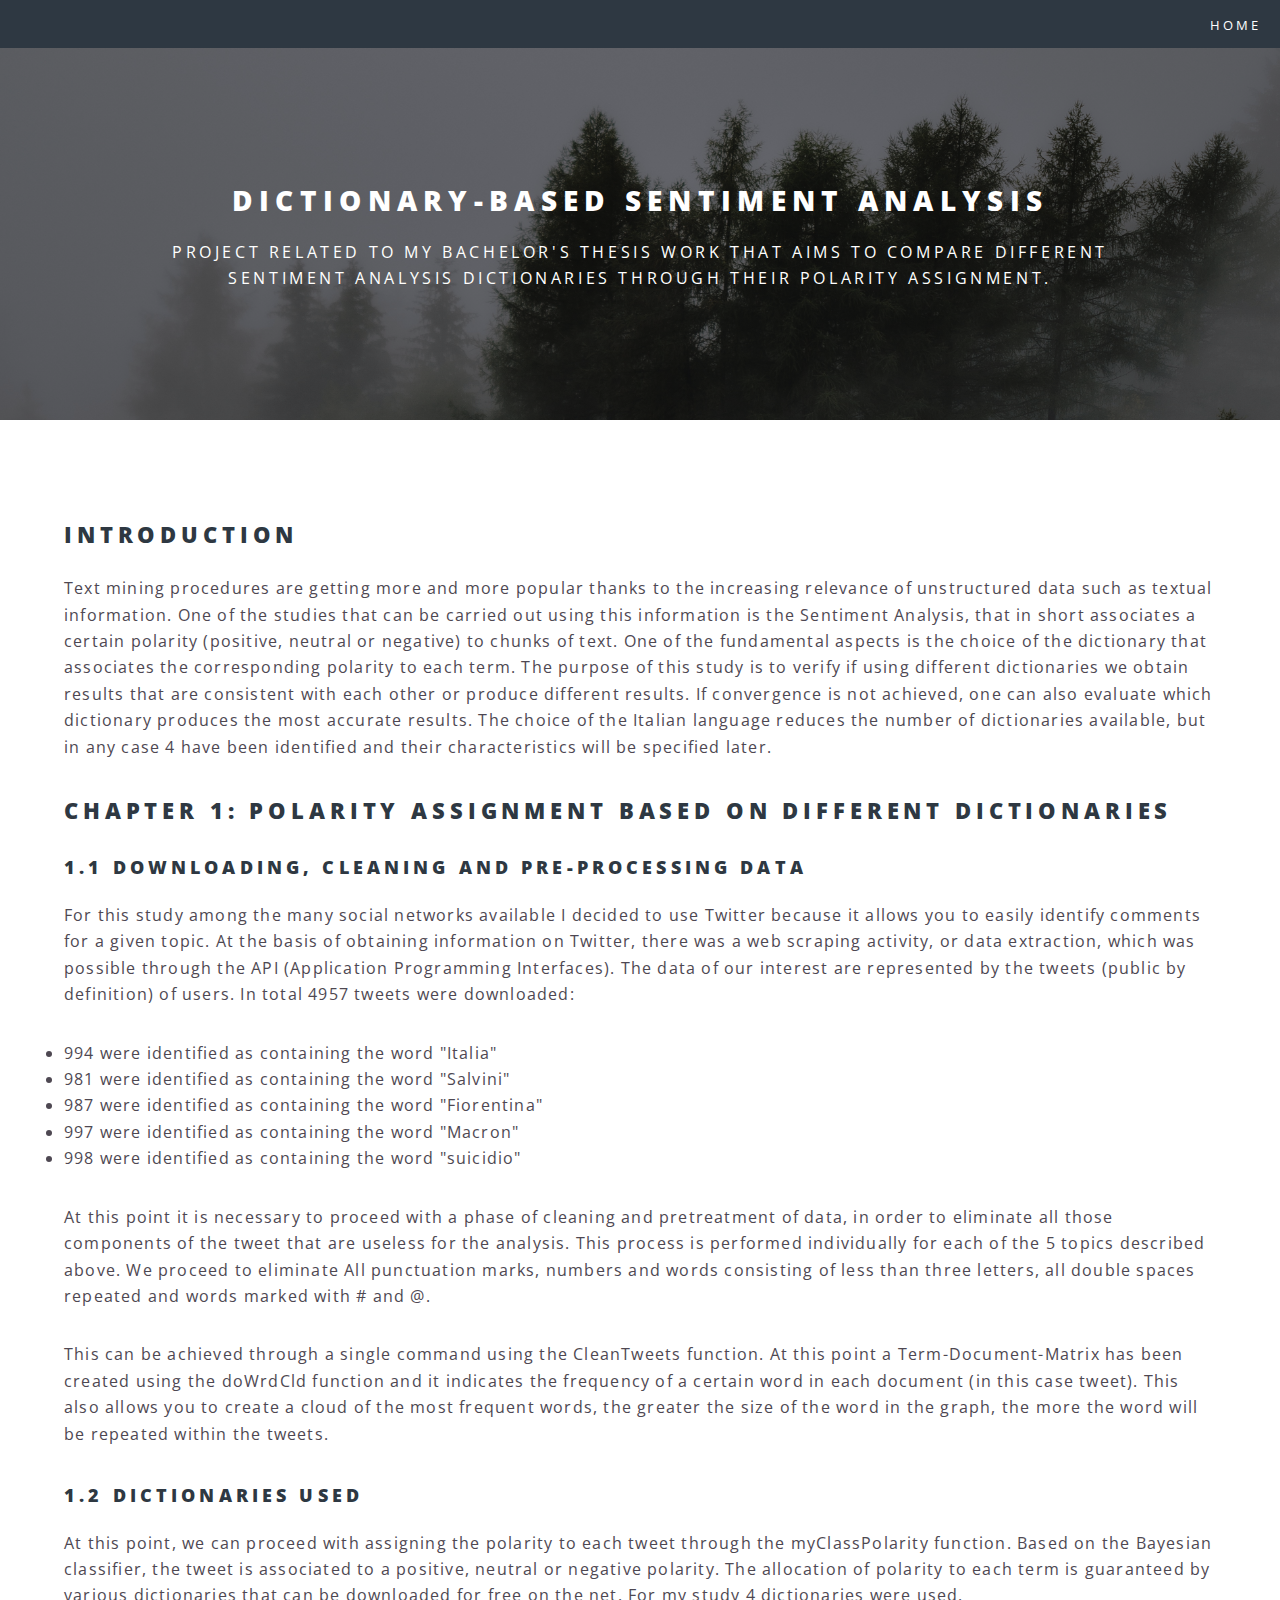
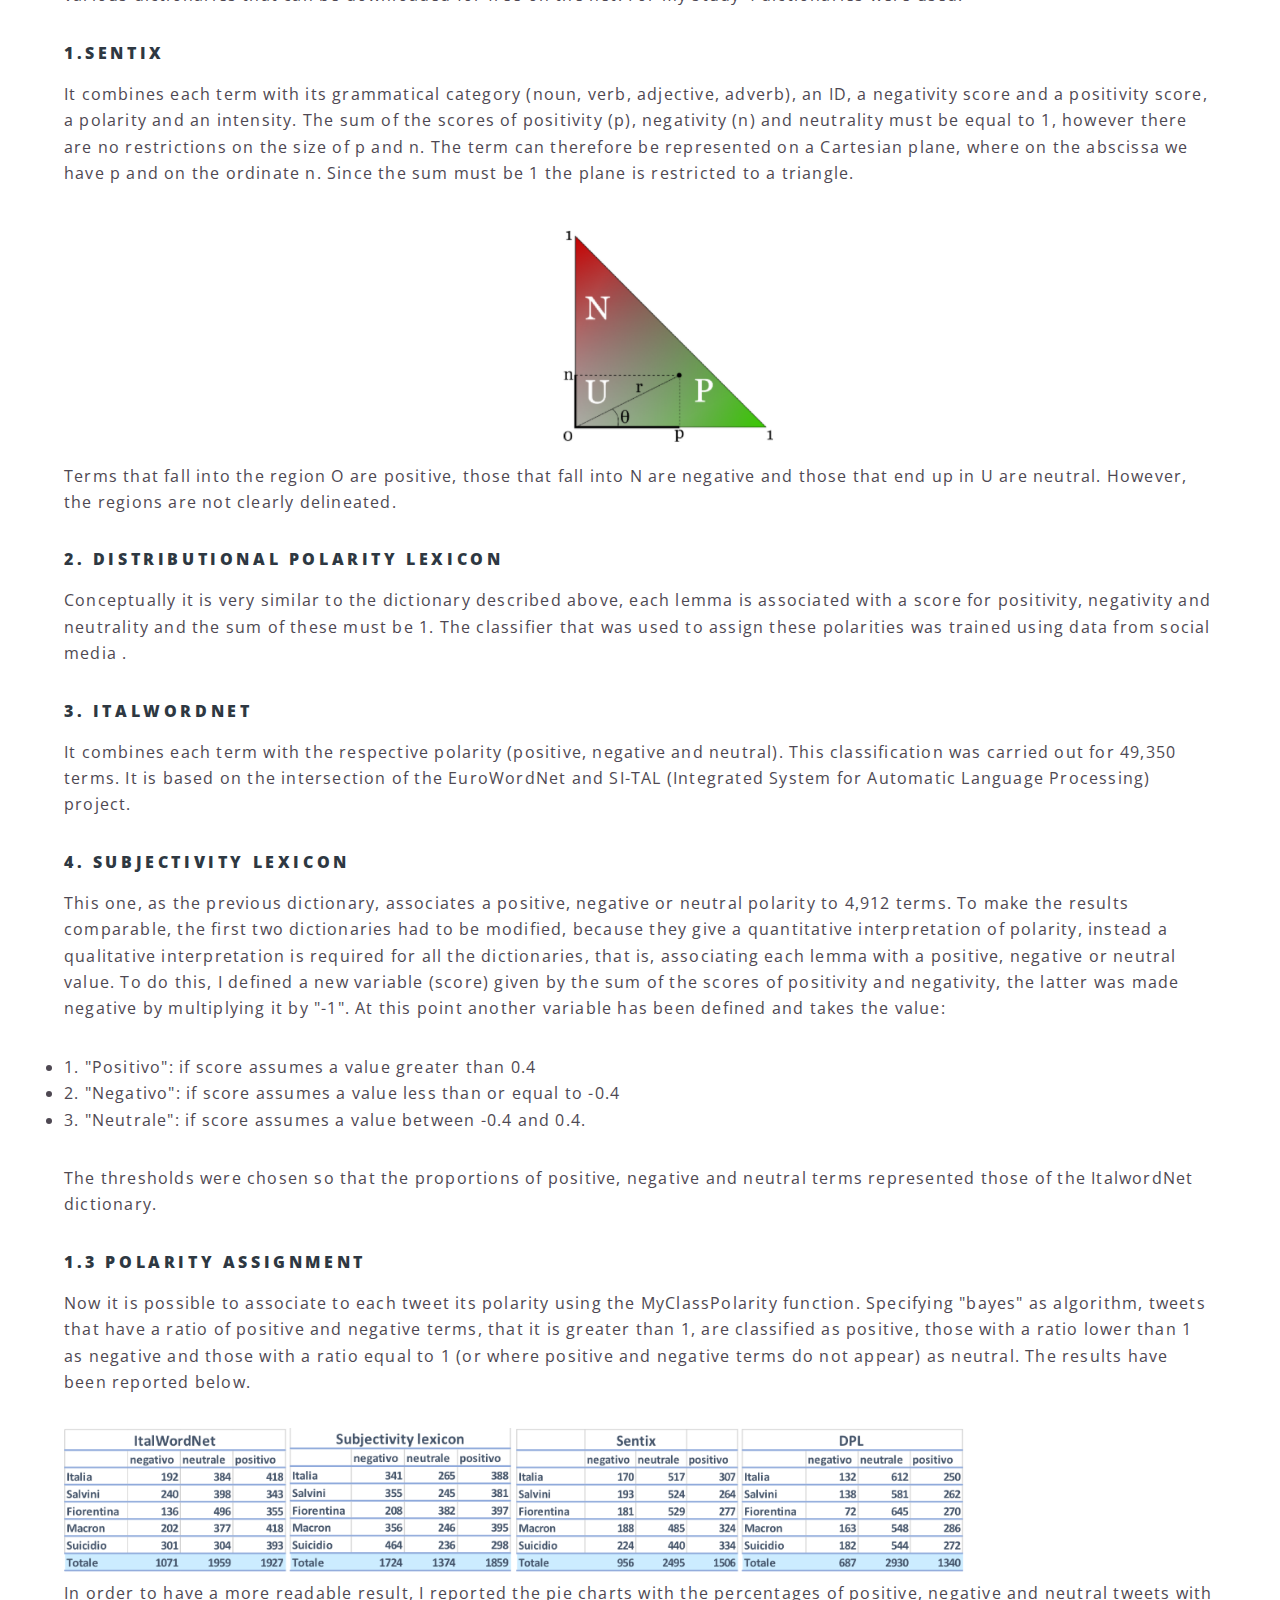
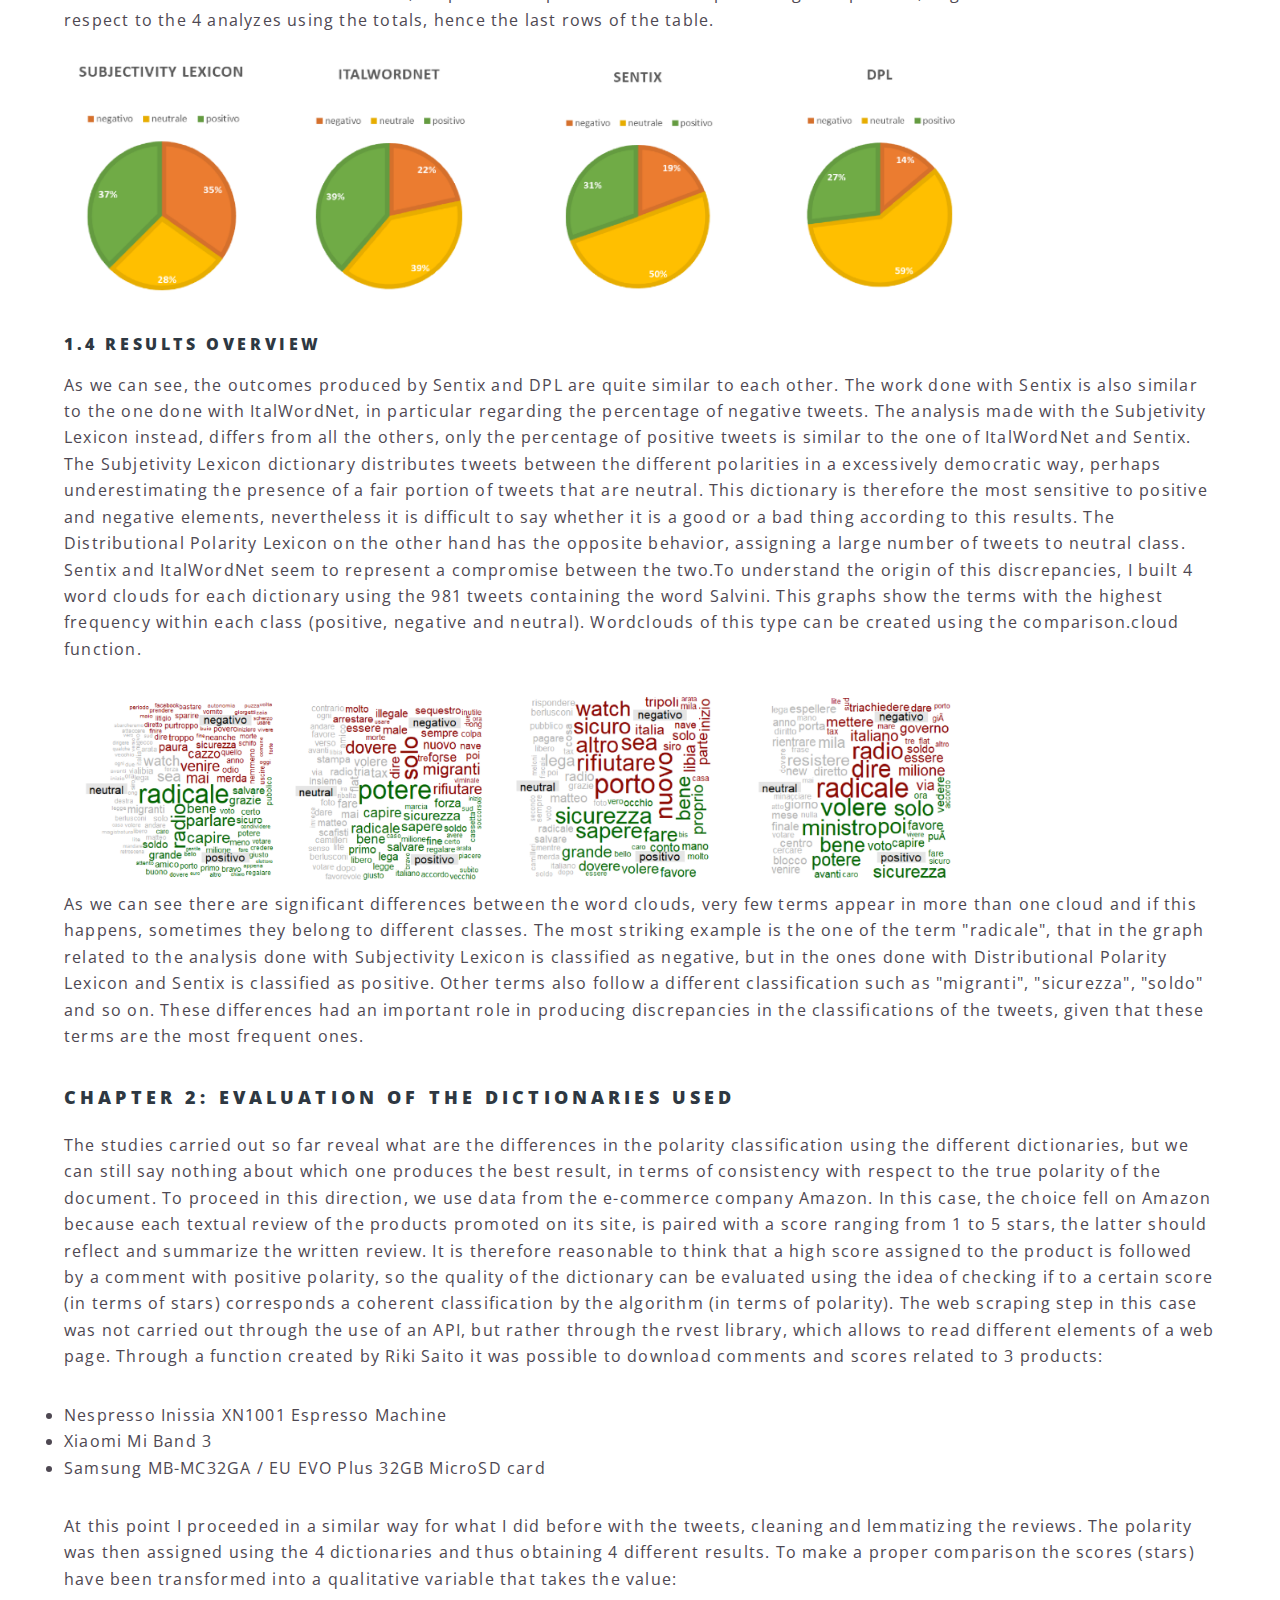
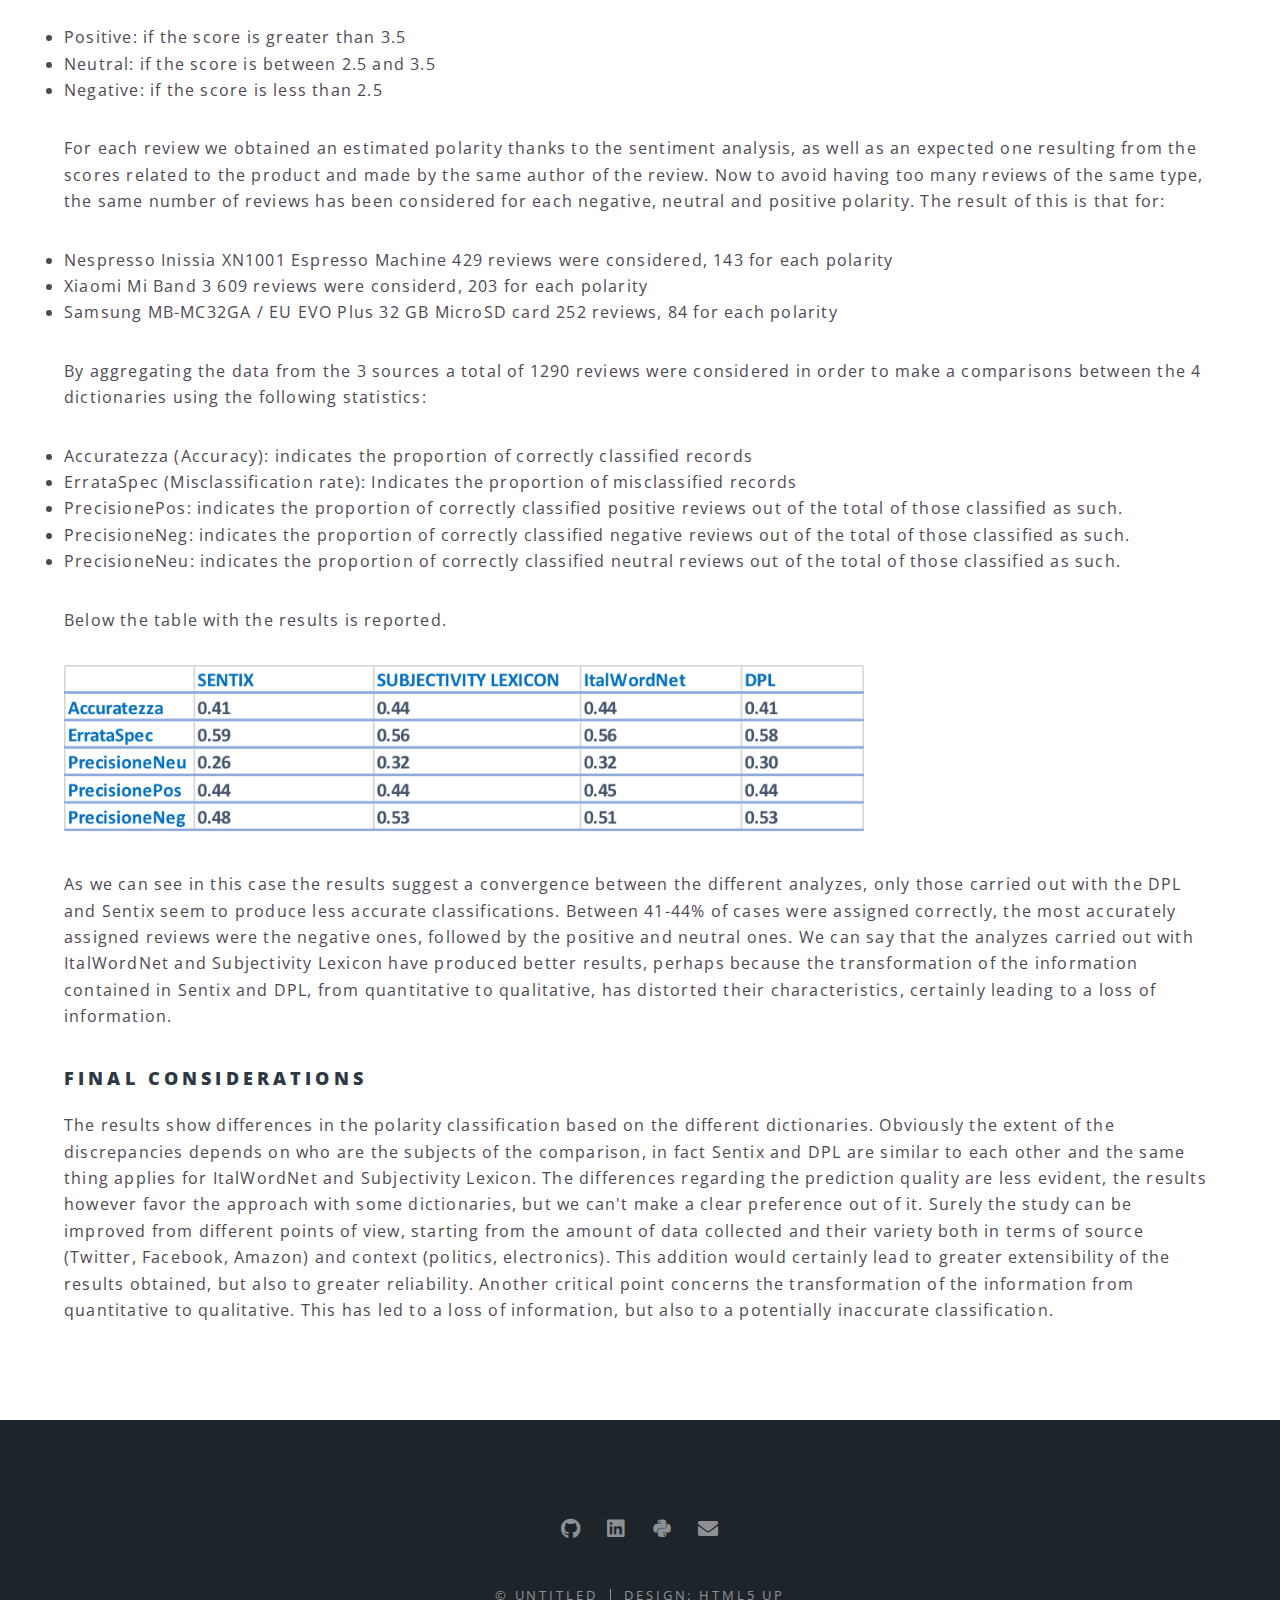
<file: sentanalysis.html>
<!DOCTYPE HTML>

<html>
	<head>
		<title>Sentiment Analysis</title>
		<meta charset="utf-8" />
		<meta name="viewport" content="width=device-width, initial-scale=1, user-scalable=no" />
		<link rel="stylesheet" href="assets/css/main.css" />
		<noscript><link rel="stylesheet" href="assets/css/noscript.css" /></noscript>
	</head>
	<body class="is-preload">

		<!-- Page Wrapper -->
			<div id="page-wrapper">

				<!-- Header -->
					<header id="header">
						<h1><a href="index.html"></a></h1>
						<nav id="nav">
							<ul>
								<li class="special">
									<a href="index.html"><span>Home</span></a>
								</li>
							</ul>
						</nav>
					</header>

				<!-- Main -->
					<article id="main">
						<header>
							<h2>Dictionary-Based Sentiment Analysis</h2>
							<p>Project related to my bachelor's thesis work that aims to compare different <br> sentiment analysis dictionaries through their polarity assignment.</p>
						</header>
						<section class="wrapper style5">
							<div class="inner">
                                
                                <style>
                                    .img-container {
                                      width: 100%;
                                      height: auto;
                                      text-align: center;
                                    }
                                </style>
                                 <h2>Introduction</h2>
                                 <p>Text mining procedures are getting more and more popular thanks to the increasing relevance of unstructured data such as textual information. One of the studies that can be carried out using this information is the Sentiment Analysis, that in short associates a certain polarity (positive, neutral or negative) to chunks of text. One of the fundamental aspects is the choice of the dictionary that associates the corresponding polarity to each term. The purpose of this study is to verify if using different dictionaries we obtain results that are consistent with each other or produce different results. If convergence is not achieved, one can also evaluate which dictionary produces the most accurate results. The choice of the Italian language reduces the number of dictionaries available, but in any case 4 have been identified and their characteristics will be specified later.</p>
                                 <h2>Chapter 1: Polarity Assignment Based on Different Dictionaries</h2>
                                 <h3>1.1 Downloading, cleaning and pre-processing data</h3>
                                 <p>For this study among the many social networks available I decided to use Twitter because it allows you to easily identify comments for a given topic. At the basis of obtaining information on Twitter, there was a web scraping activity, or data extraction, which was possible through the API (Application Programming Interfaces). The data of our interest are represented by the tweets (public by definition) of users. In total 4957 tweets were downloaded:
                                 </p>
                                 
                                 <li>994 were identified as containing the word "Italia"</li>
                                 <li>981 were identified as containing the word "Salvini"</li>
                                 <li>987 were identified as containing the word "Fiorentina"</li>
                                 <li>997 were identified as containing the word "Macron"</li>
                                 <li>998 were identified as containing the word "suicidio"</li>
                                 <p></p>

                                 <p>At this point it is necessary to proceed with a phase of cleaning and pretreatment of data, in order to eliminate all those components of the tweet that are useless for the analysis. This process is performed individually for each of the 5 topics described above. We proceed to eliminate All punctuation marks, numbers and words consisting of less than three letters, all double spaces repeated and words marked with # and @.</p>
                                 <p>This can be achieved through a single command using the CleanTweets function. At this point a Term-Document-Matrix has been created using the doWrdCld function and it indicates the frequency of a certain word in each document (in this case tweet). This also allows you to create a cloud of the most frequent words, the greater the size of the word in the graph, the more the word will be repeated within the tweets. </p>
                                 <h3>1.2 Dictionaries used</h3>
                                 <p>At this point, we can proceed with assigning the polarity to each tweet through the myClassPolarity function. Based on the Bayesian classifier, the tweet is associated to a positive, neutral or negative polarity. The allocation of polarity to each term is guaranteed by various dictionaries that can be downloaded for free on the net. For my study 4 dictionaries were used.</p>
                                 <h4>1.Sentix</h4>
                                 <p>It combines each term with its grammatical category (noun, verb, adjective, adverb), an ID, a negativity score and a positivity score, a polarity and an intensity. The sum of the scores of positivity (p), negativity (n) and neutrality must be equal to 1, however there are no restrictions on the size of p and n. The term can therefore be represented on a Cartesian plane, where on the abscissa we have p and on the ordinate n. Since the sum must be 1 the plane is restricted to a triangle.</p>
                                 <div class="img-container"><img src="images/senta/Picture1.png" width=350 alt="" /></div>
                                 <p>Terms that fall into the region O are positive, those that fall into N are negative and those that end up in U are neutral. However, the regions are not clearly delineated.
                                 </p>
                                 <h4>2. DISTRIBUTIONAL POLARITY LEXICON</h4>
                                 <p>Conceptually it is very similar to the dictionary described above, each lemma is associated with a score for positivity, negativity and neutrality and the sum of these must be 1. The classifier that was used to assign these polarities was trained using data from social media .</p>
                                 <h4>3. ItalWordNet</h4>
                                 <p>It combines each term with the respective polarity (positive, negative and neutral). This classification was carried out for 49,350 terms. It is based on the intersection of the EuroWordNet and SI-TAL (Integrated System for Automatic Language Processing) project.</p>
                                 <h4>4. SUBJECTIVITY LEXICON</h4>
                                 <p>This one, as the previous dictionary, associates a positive, negative or neutral polarity to 4,912 terms. To make the results comparable, the first two dictionaries had to be modified, because they give a quantitative interpretation of polarity, instead a qualitative interpretation is required for all the dictionaries, that is, associating each lemma with a positive, negative or neutral value. To do this, I defined a new variable (score) given by the sum of the scores of positivity and negativity, the latter was made negative by multiplying it by "-1". At this point another variable has been defined and takes the value:</p>
                                 
                                 <li>1. "Positivo": if score assumes a value greater than 0.4</li>
                                 <li>2. "Negativo": if score assumes a value less than or equal to -0.4</li>
                                 <li>3. "Neutrale": if score assumes a value between -0.4 and 0.4.</li>
                                 <p></p>
 
                                 <p>The thresholds were chosen so that the proportions of positive, negative and neutral terms represented those of the ItalwordNet dictionary.
                                 </p>
                                 <h4>1.3 Polarity Assignment
                                 </h4>
                                 <p>Now it is possible to associate to each tweet its polarity using the MyClassPolarity function. Specifying "bayes" as algorithm, tweets that have a ratio of positive and negative terms, that it is greater than 1, are classified as positive, those with a ratio lower than 1 as negative and those with a ratio equal to 1 (or where positive and negative terms do not appear) as neutral. The results have been reported below.
                                 </p>
                                 <div class="image main"><img src="images/senta/image2.png" width=900 alt="" /></div>
                                 <p>In order to have a more readable result, I reported the pie charts with the percentages of positive, negative and neutral tweets with respect to the 4 analyzes using the totals, hence the last rows of the table.</p>
                                 <div class="image main"><img src="images/senta/image3.png" width=900 alt="" /></div>
                                 <p></p>
                                 <p></p>
                                 <h4>1.4 Results Overview</h4>
                                 <p>As we can see, the outcomes produced by Sentix and DPL are quite similar to each other. The work done with Sentix is also similar to the one done with ItalWordNet, in particular regarding the percentage of negative tweets. The analysis made with the Subjetivity Lexicon instead, differs from all the others, only the percentage of positive tweets is similar to the one of ItalWordNet and Sentix. The Subjetivity Lexicon dictionary distributes tweets between the different polarities in a excessively democratic way, perhaps underestimating the presence of a fair portion of tweets that are neutral. This dictionary is therefore the most sensitive to positive and negative elements, nevertheless it is difficult to say whether it is a good or a bad thing according to this results. The Distributional Polarity Lexicon on the other hand has the opposite behavior, assigning a large number of tweets to neutral class. Sentix and ItalWordNet seem to represent a compromise between the two.To understand the origin of this discrepancies, I built 4 word clouds for each dictionary using the 981 tweets containing the word Salvini. This graphs show the terms with the highest frequency within each class (positive, negative and neutral). Wordclouds of this type can be created using the comparison.cloud function.</p>
                                 <div class="image main"><img src="images/senta/image4.png" width=900 alt="" /></div>
                                 <p>As we can see there are significant differences between the word clouds, very few terms appear in more than one cloud and if this happens, sometimes they belong to different classes. The most striking example is the one of the term "radicale", that in the graph related to the analysis done with Subjectivity Lexicon is classified as negative, but in the ones done with Distributional Polarity Lexicon and Sentix is classified as positive. Other terms also follow a different classification such as "migranti", "sicurezza", "soldo" and so on. These differences had an important role in producing discrepancies in the classifications of the tweets, given that these terms are the most frequent ones.
                                 </p>
                                 <h3>Chapter 2: Evaluation of the dictionaries used</h3>
                                 <p>The studies carried out so far reveal what are the differences in the polarity classification using the different dictionaries, but we can still say nothing about which one produces the best result, in terms of consistency with respect to the true polarity of the document. To proceed in this direction, we use data from the e-commerce company Amazon. In this case, the choice fell on Amazon because each textual review of the products promoted on its site, is paired with a score ranging from 1 to 5 stars, the latter should reflect and summarize the written review. It is therefore reasonable to think that a high score assigned to the product is followed by a comment with positive polarity, so the quality of the dictionary can be evaluated using the idea of checking if to a certain score (in terms of stars) corresponds a coherent classification by the algorithm (in terms of polarity). The web scraping step in this case was not carried out through the use of an API, but rather through the rvest library, which allows to read different elements of a web page. Through a function created by Riki Saito it was possible to download comments and scores related to 3 products:</p>
                                 
                                 <li> Nespresso Inissia XN1001 Espresso Machine</li>
                                 <li>Xiaomi Mi Band 3</li>
                                 <li>Samsung MB-MC32GA / EU EVO Plus 32GB MicroSD card</li>
                                 <p></p>

                                 <p>At this point I proceeded in a similar way for what I did before with the tweets, cleaning and lemmatizing the reviews. The polarity was then assigned using the 4 dictionaries and thus obtaining 4 different results. To make a proper comparison the scores (stars) have been transformed into a qualitative variable that takes the value:
                                 </p>

                                 <li>Positive: if the score is greater than 3.5</li>
                                 <li>Neutral: if the score is between 2.5 and 3.5</li>
                                 <li>Negative: if the score is less than 2.5</li>
                                 <p></p>

                                 <p>For each review we obtained an estimated polarity thanks to the sentiment analysis, as well as an expected one resulting from the scores related to the product and made by the same author of the review. Now to avoid having too many reviews of the same type, the same number of reviews has been considered for each negative, neutral and positive polarity. The result of this is that for:
                                 </p>

                                 <li>Nespresso Inissia XN1001 Espresso Machine 429 reviews were considered, 143 for each polarity</li>
                                 <li>Xiaomi Mi Band 3 609 reviews were considerd, 203 for each polarity</li>
                                 <li>Samsung MB-MC32GA / EU EVO Plus 32 GB MicroSD card 252 reviews, 84 for each polarity
                                 </li>
                                 <p></p>
                                 
                                 <p>By aggregating the data from the 3 sources a total of 1290 reviews were considered in order to make a comparisons between the 4 dictionaries using the following statistics:</p>
                                 
                                 <li>Accuratezza (Accuracy): indicates the proportion of correctly classified records</li>
                                 <li>ErrataSpec (Misclassification rate): Indicates the proportion of misclassified records</li>
                                 <li>PrecisionePos: indicates the proportion of correctly classified positive reviews out of the total of those classified as such.</li>
                                 <li>PrecisioneNeg: indicates the proportion of correctly classified negative reviews out of the total of those classified as such.</li>
                                 <li>PrecisioneNeu: indicates the proportion of correctly classified neutral reviews out of the total of those classified as such.
                                 </li>
                                 <p></p>
                                 
                                 <p>Below the table with the results is reported.</p>
                                 <div class="image main3"><img src="images/senta/Picture15.png" width=800 alt="" /></div>
                                 <p></p>
                                 <p>As we can see in this case the results suggest a convergence between the different analyzes, only those carried out with the DPL and Sentix seem to produce less accurate classifications. Between 41-44% of cases were assigned correctly, the most accurately assigned reviews were the negative ones, followed by the positive and neutral ones. We can say that the analyzes carried out with ItalWordNet and Subjectivity Lexicon have produced better results, perhaps because the transformation of the information contained in Sentix and DPL, from quantitative to qualitative, has distorted their characteristics, certainly leading to a loss of information.</p>
                                 <h3>Final Considerations</h3>
                                 <p>The results show differences in the polarity classification based on the different dictionaries. Obviously the extent of the discrepancies depends on who are the subjects of the comparison, in fact Sentix and DPL are similar to each other and the same thing applies for ItalWordNet and Subjectivity Lexicon. The differences regarding the prediction quality are less evident, the results however favor the approach with some dictionaries, but we can't make a clear preference out of it. Surely the study can be improved from different points of view, starting from the amount of data collected and their variety both in terms of source (Twitter, Facebook, Amazon) and context (politics, electronics). This addition would certainly lead to greater extensibility of the results obtained, but also to greater reliability. Another critical point concerns the transformation of the information from quantitative to qualitative. This has led to a loss of information, but also to a potentially inaccurate classification.</p>
 
 
							</div>
						</section>
					</article>

				<!-- Footer -->
                <footer id="footer">
                    <ul class="icons">
                        <li><a href="https://github.com/paoloitaliani" class="icon brands fa-github"><span class="label">Github</span></a></li>
                        <li><a href="https://linkedin.com/in/paolo-italiani-957913203" class="icon brands fa-linkedin"><span class="label">linkedin</span></a></li>
                        <li><a href="https://pypi.org/user/paolo_italiani/" class="icon brands fa-python"><span class="label">PyPI</span></a></li>
                        <li><a href="mailto:paoita@hotmail.it" class="icon solid fa-envelope"><span class="label">Email</span></a></li>
                    </ul>
                    <ul class="copyright">
                        <li>&copy; Untitled</li><li>Design: <a href="http://html5up.net">HTML5 UP</a></li>
                    </ul>
                </footer>

			</div>

		<!-- Scripts -->
			<script src="assets/js/jquery.min.js"></script>
			<script src="assets/js/jquery.scrollex.min.js"></script>
			<script src="assets/js/jquery.scrolly.min.js"></script>
			<script src="assets/js/browser.min.js"></script>
			<script src="assets/js/breakpoints.min.js"></script>
			<script src="assets/js/util.js"></script>
			<script src="assets/js/main.js"></script>

	</body>
</html>
</file>
<file: assets/css/noscript.css>
/*
	Spectral by HTML5 UP
	html5up.net | @ajlkn
	Free for personal and commercial use under the CCA 3.0 license (html5up.net/license)
*/

/* Banner */

	body.is-preload #banner h2 {
		-moz-transform: none;
		-webkit-transform: none;
		-ms-transform: none;
		transform: none;
		opacity: 1;
	}

		body.is-preload #banner h2:before, body.is-preload #banner h2:after {
			width: 100%;
		}

	body.is-preload #banner .more {
		-moz-transform: none;
		-webkit-transform: none;
		-ms-transform: none;
		transform: none;
		opacity: 1;
	}

	body.is-preload #banner:after {
		opacity: 0;
	}
</file>
<file: assets/css/main.css>
@import url(fontawesome-all.min.css);
@import url("https://fonts.googleapis.com/css?family=Open+Sans:400,400italic,600,600italic,800,800italic");

/*
	Spectral by HTML5 UP
	html5up.net | @ajlkn
	Free for personal and commercial use under the CCA 3.0 license (html5up.net/license)
*/

html, body, div, span, applet, object,
iframe, h1, h2, h3, h4, h5, h6, p, blockquote,
pre, a, abbr, acronym, address, big, cite,
code, del, dfn, em, img, ins, kbd, q, s, samp,
small, strike, strong, sub, sup, tt, var, b,
u, i, center, dl, dt, dd, ol, ul, li, fieldset,
form, label, legend, table, caption, tbody,
tfoot, thead, tr, th, td, article, aside,
canvas, details, embed, figure, figcaption,
footer, header, hgroup, menu, nav, output, ruby,
section, summary, time, mark, audio, video {
	margin: 0;
	padding: 0;
	border: 0;
	font-size: 100%;
	font: inherit;
	vertical-align: baseline;}

article, aside, details, figcaption, figure,
footer, header, hgroup, menu, nav, section {
	display: block;}

body {
	line-height: 1;
}

ol, ul {
	list-style: none;
}

blockquote, q {
	quotes: none;
}

	blockquote:before, blockquote:after, q:before, q:after {
		content: '';
		content: none;
	}

table {
	border-collapse: collapse;
	border-spacing: 0;
}

body {
	-webkit-text-size-adjust: none;
}

mark {
	background-color: transparent;
	color: inherit;
}

input::-moz-focus-inner {
	border: 0;
	padding: 0;
}

input, select, textarea {
	-moz-appearance: none;
	-webkit-appearance: none;
	-ms-appearance: none;
	appearance: none;
}

/* Basic */

	@-ms-viewport {
		width: device-width;
	}

	html {
		box-sizing: border-box;
	}

	*, *:before, *:after {
		box-sizing: inherit;
	}

	body {
		background: #2e3842;
	}

		body.is-preload *, body.is-preload *:before, body.is-preload *:after {
			-moz-animation: none !important;
			-webkit-animation: none !important;
			-ms-animation: none !important;
			animation: none !important;
			-moz-transition: none !important;
			-webkit-transition: none !important;
			-ms-transition: none !important;
			transition: none !important;
		}

	body, input, select, textarea {
		color: #fff;
		font-family: "Open Sans", Helvetica, sans-serif;
		font-size: 15pt;
		font-weight: 400;
		letter-spacing: 0.075em;
		line-height: 1.65em;
	}

		@media screen and (max-width: 1680px) {

			body, input, select, textarea {
				font-size: 13pt;
			}

		}

		@media screen and (max-width: 1280px) {

			body, input, select, textarea {
				font-size: 12pt;
			}

		}

		@media screen and (max-width: 736px) {

			body, input, select, textarea {
				font-size: 11pt;
				letter-spacing: 0.0375em;
			}

		}

	a {
		-moz-transition: color 0.2s ease, border-bottom-color 0.2s ease;
		-webkit-transition: color 0.2s ease, border-bottom-color 0.2s ease;
		-ms-transition: color 0.2s ease, border-bottom-color 0.2s ease;
		transition: color 0.2s ease, border-bottom-color 0.2s ease;
		border-bottom: dotted 1px;
		color: inherit;
		text-decoration: none;
	}

		a:hover {
			border-bottom-color: transparent;
		}

	strong, b {
		color: #fff;
		font-weight: 600;
	}

	em, i {
		font-style: italic;
	}

	p {
		margin: 0 0 2em 0;
	}

	h1, h2, h3, h4, h5, h6 {
		color: #fff;
		font-weight: 800;
		letter-spacing: 0.225em;
		line-height: 1em;
		margin: 0 0 1em 0;
		text-transform: uppercase;
	}

		h1 a, h2 a, h3 a, h4 a, h5 a, h6 a {
			color: inherit;
			text-decoration: none;
		}

	h2 {
		font-size: 1.35em;
		line-height: 1.75em;
	}

		@media screen and (max-width: 736px) {

			h2 {
				font-size: 1.1em;
				line-height: 1.65em;
			}

		}

	h3 {
		font-size: 1.15em;
		line-height: 1.75em;
	}

		@media screen and (max-width: 736px) {

			h3 {
				font-size: 1em;
				line-height: 1.65em;
			}

		}

	h4 {
		font-size: 1em;
		line-height: 1.5em;
	}

	h5 {
		font-size: 0.8em;
		line-height: 1.5em;
	}

	h6 {
		font-size: 0.7em;
		line-height: 1.5em;
	}

	sub {
		font-size: 0.8em;
		position: relative;
		top: 0.5em;
	}

	sup {
		font-size: 0.8em;
		position: relative;
		top: -0.5em;
	}

	hr {
		border: 0;
		border-bottom: solid 2px #fff;
		margin: 3em 0;
	}

		hr.major {
			margin: 4.5em 0;
		}

	blockquote {
		border-left: solid 4px #fff;
		font-style: italic;
		margin: 0 0 2em 0;
		padding: 0.5em 0 0.5em 2em;
	}

	code {
		background: rgba(144, 144, 144, 0.25);
		border-radius: 3px;
		font-family: "Courier New", monospace;
		font-size: 0.9em;
		letter-spacing: 0;
		margin: 0 0.25em;
		padding: 0.25em 0.65em;
	}

	pre {
		-webkit-overflow-scrolling: touch;
		font-family: "Courier New", monospace;
		font-size: 0.9em;
		margin: 0 0 2em 0;
	}

		pre code {
			display: block;
			line-height: 1.75em;
			padding: 1em 1.5em;
			overflow-x: auto;
		}

	.align-left {
		text-align: left;
	}

	.align-center {
		text-align: center;
	}

	.align-right {
		text-align: right;
	}

/* Row */

	.row {
		display: flex;
		flex-wrap: wrap;
		box-sizing: border-box;
		align-items: stretch;
	}

		.row > * {
			box-sizing: border-box;
		}

		.row.gtr-uniform > * > :last-child {
			margin-bottom: 0;
		}

		.row.aln-left {
			justify-content: flex-start;
		}

		.row.aln-center {
			justify-content: center;
		}

		.row.aln-right {
			justify-content: flex-end;
		}

		.row.aln-top {
			align-items: flex-start;
		}

		.row.aln-middle {
			align-items: center;
		}

		.row.aln-bottom {
			align-items: flex-end;
		}

		.row > .imp {
			order: -1;
		}

		.row > .col-1 {
			width: 8.33333%;
		}

		.row > .off-1 {
			margin-left: 8.33333%;
		}

		.row > .col-2 {
			width: 16.66667%;
		}

		.row > .off-2 {
			margin-left: 16.66667%;
		}

		.row > .col-3 {
			width: 25%;
		}

		.row > .off-3 {
			margin-left: 25%;
		}

		.row > .col-4 {
			width: 33.33333%;
		}

		.row > .off-4 {
			margin-left: 33.33333%;
		}

		.row > .col-5 {
			width: 41.66667%;
		}

		.row > .off-5 {
			margin-left: 41.66667%;
		}

		.row > .col-6 {
			width: 50%;
		}

		.row > .off-6 {
			margin-left: 50%;
		}

		.row > .col-7 {
			width: 58.33333%;
		}

		.row > .off-7 {
			margin-left: 58.33333%;
		}

		.row > .col-8 {
			width: 66.66667%;
		}

		.row > .off-8 {
			margin-left: 66.66667%;
		}

		.row > .col-9 {
			width: 75%;
		}

		.row > .off-9 {
			margin-left: 75%;
		}

		.row > .col-10 {
			width: 83.33333%;
		}

		.row > .off-10 {
			margin-left: 83.33333%;
		}

		.row > .col-11 {
			width: 91.66667%;
		}

		.row > .off-11 {
			margin-left: 91.66667%;
		}

		.row > .col-12 {
			width: 100%;
		}

		.row > .off-12 {
			margin-left: 100%;
		}

		.row.gtr-0 {
			margin-top: 0;
			margin-left: 0em;
		}

			.row.gtr-0 > * {
				padding: 0 0 0 0em;
			}

			.row.gtr-0.gtr-uniform {
				margin-top: 0em;
			}

				.row.gtr-0.gtr-uniform > * {
					padding-top: 0em;
				}

		.row.gtr-25 {
			margin-top: 0;
			margin-left: -0.375em;
		}

			.row.gtr-25 > * {
				padding: 0 0 0 0.375em;
			}

			.row.gtr-25.gtr-uniform {
				margin-top: -0.375em;
			}

				.row.gtr-25.gtr-uniform > * {
					padding-top: 0.375em;
				}

		.row.gtr-50 {
			margin-top: 0;
			margin-left: -0.75em;
		}

			.row.gtr-50 > * {
				padding: 0 0 0 0.75em;
			}

			.row.gtr-50.gtr-uniform {
				margin-top: -0.75em;
			}

				.row.gtr-50.gtr-uniform > * {
					padding-top: 0.75em;
				}

		.row {
			margin-top: 0;
			margin-left: -1.5em;
		}

			.row > * {
				padding: 0 0 0 1.5em;
			}

			.row.gtr-uniform {
				margin-top: -1.5em;
			}

				.row.gtr-uniform > * {
					padding-top: 1.5em;
				}

		.row.gtr-150 {
			margin-top: 0;
			margin-left: -2.25em;
		}

			.row.gtr-150 > * {
				padding: 0 0 0 2.25em;
			}

			.row.gtr-150.gtr-uniform {
				margin-top: -2.25em;
			}

				.row.gtr-150.gtr-uniform > * {
					padding-top: 2.25em;
				}

		.row.gtr-200 {
			margin-top: 0;
			margin-left: -3em;
		}

			.row.gtr-200 > * {
				padding: 0 0 0 3em;
			}

			.row.gtr-200.gtr-uniform {
				margin-top: -3em;
			}

				.row.gtr-200.gtr-uniform > * {
					padding-top: 3em;
				}

		@media screen and (max-width: 1680px) {

			.row {
				display: flex;
				flex-wrap: wrap;
				box-sizing: border-box;
				align-items: stretch;
			}

				.row > * {
					box-sizing: border-box;
				}

				.row.gtr-uniform > * > :last-child {
					margin-bottom: 0;
				}

				.row.aln-left {
					justify-content: flex-start;
				}

				.row.aln-center {
					justify-content: center;
				}

				.row.aln-right {
					justify-content: flex-end;
				}

				.row.aln-top {
					align-items: flex-start;
				}

				.row.aln-middle {
					align-items: center;
				}

				.row.aln-bottom {
					align-items: flex-end;
				}

				.row > .imp-xlarge {
					order: -1;
				}

				.row > .col-1-xlarge {
					width: 8.33333%;
				}

				.row > .off-1-xlarge {
					margin-left: 8.33333%;
				}

				.row > .col-2-xlarge {
					width: 16.66667%;
				}

				.row > .off-2-xlarge {
					margin-left: 16.66667%;
				}

				.row > .col-3-xlarge {
					width: 25%;
				}

				.row > .off-3-xlarge {
					margin-left: 25%;
				}

				.row > .col-4-xlarge {
					width: 33.33333%;
				}

				.row > .off-4-xlarge {
					margin-left: 33.33333%;
				}

				.row > .col-5-xlarge {
					width: 41.66667%;
				}

				.row > .off-5-xlarge {
					margin-left: 41.66667%;
				}

				.row > .col-6-xlarge {
					width: 50%;
				}

				.row > .off-6-xlarge {
					margin-left: 50%;
				}

				.row > .col-7-xlarge {
					width: 58.33333%;
				}

				.row > .off-7-xlarge {
					margin-left: 58.33333%;
				}

				.row > .col-8-xlarge {
					width: 66.66667%;
				}

				.row > .off-8-xlarge {
					margin-left: 66.66667%;
				}

				.row > .col-9-xlarge {
					width: 75%;
				}

				.row > .off-9-xlarge {
					margin-left: 75%;
				}

				.row > .col-10-xlarge {
					width: 83.33333%;
				}

				.row > .off-10-xlarge {
					margin-left: 83.33333%;
				}

				.row > .col-11-xlarge {
					width: 91.66667%;
				}

				.row > .off-11-xlarge {
					margin-left: 91.66667%;
				}

				.row > .col-12-xlarge {
					width: 100%;
				}

				.row > .off-12-xlarge {
					margin-left: 100%;
				}

				.row.gtr-0 {
					margin-top: 0;
					margin-left: 0em;
				}

					.row.gtr-0 > * {
						padding: 0 0 0 0em;
					}

					.row.gtr-0.gtr-uniform {
						margin-top: 0em;
					}

						.row.gtr-0.gtr-uniform > * {
							padding-top: 0em;
						}

				.row.gtr-25 {
					margin-top: 0;
					margin-left: -0.375em;
				}

					.row.gtr-25 > * {
						padding: 0 0 0 0.375em;
					}

					.row.gtr-25.gtr-uniform {
						margin-top: -0.375em;
					}

						.row.gtr-25.gtr-uniform > * {
							padding-top: 0.375em;
						}

				.row.gtr-50 {
					margin-top: 0;
					margin-left: -0.75em;
				}

					.row.gtr-50 > * {
						padding: 0 0 0 0.75em;
					}

					.row.gtr-50.gtr-uniform {
						margin-top: -0.75em;
					}

						.row.gtr-50.gtr-uniform > * {
							padding-top: 0.75em;
						}

				.row {
					margin-top: 0;
					margin-left: -1.5em;
				}

					.row > * {
						padding: 0 0 0 1.5em;
					}

					.row.gtr-uniform {
						margin-top: -1.5em;
					}

						.row.gtr-uniform > * {
							padding-top: 1.5em;
						}

				.row.gtr-150 {
					margin-top: 0;
					margin-left: -2.25em;
				}

					.row.gtr-150 > * {
						padding: 0 0 0 2.25em;
					}

					.row.gtr-150.gtr-uniform {
						margin-top: -2.25em;
					}

						.row.gtr-150.gtr-uniform > * {
							padding-top: 2.25em;
						}

				.row.gtr-200 {
					margin-top: 0;
					margin-left: -3em;
				}

					.row.gtr-200 > * {
						padding: 0 0 0 3em;
					}

					.row.gtr-200.gtr-uniform {
						margin-top: -3em;
					}

						.row.gtr-200.gtr-uniform > * {
							padding-top: 3em;
						}

		}

		@media screen and (max-width: 1280px) {

			.row {
				display: flex;
				flex-wrap: wrap;
				box-sizing: border-box;
				align-items: stretch;
			}

				.row > * {
					box-sizing: border-box;
				}

				.row.gtr-uniform > * > :last-child {
					margin-bottom: 0;
				}

				.row.aln-left {
					justify-content: flex-start;
				}

				.row.aln-center {
					justify-content: center;
				}

				.row.aln-right {
					justify-content: flex-end;
				}

				.row.aln-top {
					align-items: flex-start;
				}

				.row.aln-middle {
					align-items: center;
				}

				.row.aln-bottom {
					align-items: flex-end;
				}

				.row > .imp-large {
					order: -1;
				}

				.row > .col-1-large {
					width: 8.33333%;
				}

				.row > .off-1-large {
					margin-left: 8.33333%;
				}

				.row > .col-2-large {
					width: 16.66667%;
				}

				.row > .off-2-large {
					margin-left: 16.66667%;
				}

				.row > .col-3-large {
					width: 25%;
				}

				.row > .off-3-large {
					margin-left: 25%;
				}

				.row > .col-4-large {
					width: 33.33333%;
				}

				.row > .off-4-large {
					margin-left: 33.33333%;
				}

				.row > .col-5-large {
					width: 41.66667%;
				}

				.row > .off-5-large {
					margin-left: 41.66667%;
				}

				.row > .col-6-large {
					width: 50%;
				}

				.row > .off-6-large {
					margin-left: 50%;
				}

				.row > .col-7-large {
					width: 58.33333%;
				}

				.row > .off-7-large {
					margin-left: 58.33333%;
				}

				.row > .col-8-large {
					width: 66.66667%;
				}

				.row > .off-8-large {
					margin-left: 66.66667%;
				}

				.row > .col-9-large {
					width: 75%;
				}

				.row > .off-9-large {
					margin-left: 75%;
				}

				.row > .col-10-large {
					width: 83.33333%;
				}

				.row > .off-10-large {
					margin-left: 83.33333%;
				}

				.row > .col-11-large {
					width: 91.66667%;
				}

				.row > .off-11-large {
					margin-left: 91.66667%;
				}

				.row > .col-12-large {
					width: 100%;
				}

				.row > .off-12-large {
					margin-left: 100%;
				}

				.row.gtr-0 {
					margin-top: 0;
					margin-left: 0em;
				}

					.row.gtr-0 > * {
						padding: 0 0 0 0em;
					}

					.row.gtr-0.gtr-uniform {
						margin-top: 0em;
					}

						.row.gtr-0.gtr-uniform > * {
							padding-top: 0em;
						}

				.row.gtr-25 {
					margin-top: 0;
					margin-left: -0.375em;
				}

					.row.gtr-25 > * {
						padding: 0 0 0 0.375em;
					}

					.row.gtr-25.gtr-uniform {
						margin-top: -0.375em;
					}

						.row.gtr-25.gtr-uniform > * {
							padding-top: 0.375em;
						}

				.row.gtr-50 {
					margin-top: 0;
					margin-left: -0.75em;
				}

					.row.gtr-50 > * {
						padding: 0 0 0 0.75em;
					}

					.row.gtr-50.gtr-uniform {
						margin-top: -0.75em;
					}

						.row.gtr-50.gtr-uniform > * {
							padding-top: 0.75em;
						}

				.row {
					margin-top: 0;
					margin-left: -1.5em;
				}

					.row > * {
						padding: 0 0 0 1.5em;
					}

					.row.gtr-uniform {
						margin-top: -1.5em;
					}

						.row.gtr-uniform > * {
							padding-top: 1.5em;
						}

				.row.gtr-150 {
					margin-top: 0;
					margin-left: -2.25em;
				}

					.row.gtr-150 > * {
						padding: 0 0 0 2.25em;
					}

					.row.gtr-150.gtr-uniform {
						margin-top: -2.25em;
					}

						.row.gtr-150.gtr-uniform > * {
							padding-top: 2.25em;
						}

				.row.gtr-200 {
					margin-top: 0;
					margin-left: -3em;
				}

					.row.gtr-200 > * {
						padding: 0 0 0 3em;
					}

					.row.gtr-200.gtr-uniform {
						margin-top: -3em;
					}

						.row.gtr-200.gtr-uniform > * {
							padding-top: 3em;
						}

		}

		@media screen and (max-width: 980px) {

			.row {
				display: flex;
				flex-wrap: wrap;
				box-sizing: border-box;
				align-items: stretch;
			}

				.row > * {
					box-sizing: border-box;
				}

				.row.gtr-uniform > * > :last-child {
					margin-bottom: 0;
				}

				.row.aln-left {
					justify-content: flex-start;
				}

				.row.aln-center {
					justify-content: center;
				}

				.row.aln-right {
					justify-content: flex-end;
				}

				.row.aln-top {
					align-items: flex-start;
				}

				.row.aln-middle {
					align-items: center;
				}

				.row.aln-bottom {
					align-items: flex-end;
				}

				.row > .imp-medium {
					order: -1;
				}

				.row > .col-1-medium {
					width: 8.33333%;
				}

				.row > .off-1-medium {
					margin-left: 8.33333%;
				}

				.row > .col-2-medium {
					width: 16.66667%;
				}

				.row > .off-2-medium {
					margin-left: 16.66667%;
				}

				.row > .col-3-medium {
					width: 25%;
				}

				.row > .off-3-medium {
					margin-left: 25%;
				}

				.row > .col-4-medium {
					width: 33.33333%;
				}

				.row > .off-4-medium {
					margin-left: 33.33333%;
				}

				.row > .col-5-medium {
					width: 41.66667%;
				}

				.row > .off-5-medium {
					margin-left: 41.66667%;
				}

				.row > .col-6-medium {
					width: 50%;
				}

				.row > .off-6-medium {
					margin-left: 50%;
				}

				.row > .col-7-medium {
					width: 58.33333%;
				}

				.row > .off-7-medium {
					margin-left: 58.33333%;
				}

				.row > .col-8-medium {
					width: 66.66667%;
				}

				.row > .off-8-medium {
					margin-left: 66.66667%;
				}

				.row > .col-9-medium {
					width: 75%;
				}

				.row > .off-9-medium {
					margin-left: 75%;
				}

				.row > .col-10-medium {
					width: 83.33333%;
				}

				.row > .off-10-medium {
					margin-left: 83.33333%;
				}

				.row > .col-11-medium {
					width: 91.66667%;
				}

				.row > .off-11-medium {
					margin-left: 91.66667%;
				}

				.row > .col-12-medium {
					width: 100%;
				}

				.row > .off-12-medium {
					margin-left: 100%;
				}

				.row.gtr-0 {
					margin-top: 0;
					margin-left: 0em;
				}

					.row.gtr-0 > * {
						padding: 0 0 0 0em;
					}

					.row.gtr-0.gtr-uniform {
						margin-top: 0em;
					}

						.row.gtr-0.gtr-uniform > * {
							padding-top: 0em;
						}

				.row.gtr-25 {
					margin-top: 0;
					margin-left: -0.375em;
				}

					.row.gtr-25 > * {
						padding: 0 0 0 0.375em;
					}

					.row.gtr-25.gtr-uniform {
						margin-top: -0.375em;
					}

						.row.gtr-25.gtr-uniform > * {
							padding-top: 0.375em;
						}

				.row.gtr-50 {
					margin-top: 0;
					margin-left: -0.75em;
				}

					.row.gtr-50 > * {
						padding: 0 0 0 0.75em;
					}

					.row.gtr-50.gtr-uniform {
						margin-top: -0.75em;
					}

						.row.gtr-50.gtr-uniform > * {
							padding-top: 0.75em;
						}

				.row {
					margin-top: 0;
					margin-left: -1.5em;
				}

					.row > * {
						padding: 0 0 0 1.5em;
					}

					.row.gtr-uniform {
						margin-top: -1.5em;
					}

						.row.gtr-uniform > * {
							padding-top: 1.5em;
						}

				.row.gtr-150 {
					margin-top: 0;
					margin-left: -2.25em;
				}

					.row.gtr-150 > * {
						padding: 0 0 0 2.25em;
					}

					.row.gtr-150.gtr-uniform {
						margin-top: -2.25em;
					}

						.row.gtr-150.gtr-uniform > * {
							padding-top: 2.25em;
						}

				.row.gtr-200 {
					margin-top: 0;
					margin-left: -3em;
				}

					.row.gtr-200 > * {
						padding: 0 0 0 3em;
					}

					.row.gtr-200.gtr-uniform {
						margin-top: -3em;
					}

						.row.gtr-200.gtr-uniform > * {
							padding-top: 3em;
						}

		}

		@media screen and (max-width: 736px) {

			.row {
				display: flex;
				flex-wrap: wrap;
				box-sizing: border-box;
				align-items: stretch;
			}

				.row > * {
					box-sizing: border-box;
				}

				.row.gtr-uniform > * > :last-child {
					margin-bottom: 0;
				}

				.row.aln-left {
					justify-content: flex-start;
				}

				.row.aln-center {
					justify-content: center;
				}

				.row.aln-right {
					justify-content: flex-end;
				}

				.row.aln-top {
					align-items: flex-start;
				}

				.row.aln-middle {
					align-items: center;
				}

				.row.aln-bottom {
					align-items: flex-end;
				}

				.row > .imp-small {
					order: -1;
				}

				.row > .col-1-small {
					width: 8.33333%;
				}

				.row > .off-1-small {
					margin-left: 8.33333%;
				}

				.row > .col-2-small {
					width: 16.66667%;
				}

				.row > .off-2-small {
					margin-left: 16.66667%;
				}

				.row > .col-3-small {
					width: 25%;
				}

				.row > .off-3-small {
					margin-left: 25%;
				}

				.row > .col-4-small {
					width: 33.33333%;
				}

				.row > .off-4-small {
					margin-left: 33.33333%;
				}

				.row > .col-5-small {
					width: 41.66667%;
				}

				.row > .off-5-small {
					margin-left: 41.66667%;
				}

				.row > .col-6-small {
					width: 50%;
				}

				.row > .off-6-small {
					margin-left: 50%;
				}

				.row > .col-7-small {
					width: 58.33333%;
				}

				.row > .off-7-small {
					margin-left: 58.33333%;
				}

				.row > .col-8-small {
					width: 66.66667%;
				}

				.row > .off-8-small {
					margin-left: 66.66667%;
				}

				.row > .col-9-small {
					width: 75%;
				}

				.row > .off-9-small {
					margin-left: 75%;
				}

				.row > .col-10-small {
					width: 83.33333%;
				}

				.row > .off-10-small {
					margin-left: 83.33333%;
				}

				.row > .col-11-small {
					width: 91.66667%;
				}

				.row > .off-11-small {
					margin-left: 91.66667%;
				}

				.row > .col-12-small {
					width: 100%;
				}

				.row > .off-12-small {
					margin-left: 100%;
				}

				.row.gtr-0 {
					margin-top: 0;
					margin-left: 0em;
				}

					.row.gtr-0 > * {
						padding: 0 0 0 0em;
					}

					.row.gtr-0.gtr-uniform {
						margin-top: 0em;
					}

						.row.gtr-0.gtr-uniform > * {
							padding-top: 0em;
						}

				.row.gtr-25 {
					margin-top: 0;
					margin-left: -0.375em;
				}

					.row.gtr-25 > * {
						padding: 0 0 0 0.375em;
					}

					.row.gtr-25.gtr-uniform {
						margin-top: -0.375em;
					}

						.row.gtr-25.gtr-uniform > * {
							padding-top: 0.375em;
						}

				.row.gtr-50 {
					margin-top: 0;
					margin-left: -0.75em;
				}

					.row.gtr-50 > * {
						padding: 0 0 0 0.75em;
					}

					.row.gtr-50.gtr-uniform {
						margin-top: -0.75em;
					}

						.row.gtr-50.gtr-uniform > * {
							padding-top: 0.75em;
						}

				.row {
					margin-top: 0;
					margin-left: -1.5em;
				}

					.row > * {
						padding: 0 0 0 1.5em;
					}

					.row.gtr-uniform {
						margin-top: -1.5em;
					}

						.row.gtr-uniform > * {
							padding-top: 1.5em;
						}

				.row.gtr-150 {
					margin-top: 0;
					margin-left: -2.25em;
				}

					.row.gtr-150 > * {
						padding: 0 0 0 2.25em;
					}

					.row.gtr-150.gtr-uniform {
						margin-top: -2.25em;
					}

						.row.gtr-150.gtr-uniform > * {
							padding-top: 2.25em;
						}

				.row.gtr-200 {
					margin-top: 0;
					margin-left: -3em;
				}

					.row.gtr-200 > * {
						padding: 0 0 0 3em;
					}

					.row.gtr-200.gtr-uniform {
						margin-top: -3em;
					}

						.row.gtr-200.gtr-uniform > * {
							padding-top: 3em;
						}

		}

		@media screen and (max-width: 480px) {

			.row {
				display: flex;
				flex-wrap: wrap;
				box-sizing: border-box;
				align-items: stretch;
			}

				.row > * {
					box-sizing: border-box;
				}

				.row.gtr-uniform > * > :last-child {
					margin-bottom: 0;
				}

				.row.aln-left {
					justify-content: flex-start;
				}

				.row.aln-center {
					justify-content: center;
				}

				.row.aln-right {
					justify-content: flex-end;
				}

				.row.aln-top {
					align-items: flex-start;
				}

				.row.aln-middle {
					align-items: center;
				}

				.row.aln-bottom {
					align-items: flex-end;
				}

				.row > .imp-xsmall {
					order: -1;
				}

				.row > .col-1-xsmall {
					width: 8.33333%;
				}

				.row > .off-1-xsmall {
					margin-left: 8.33333%;
				}

				.row > .col-2-xsmall {
					width: 16.66667%;
				}

				.row > .off-2-xsmall {
					margin-left: 16.66667%;
				}

				.row > .col-3-xsmall {
					width: 25%;
				}

				.row > .off-3-xsmall {
					margin-left: 25%;
				}

				.row > .col-4-xsmall {
					width: 33.33333%;
				}

				.row > .off-4-xsmall {
					margin-left: 33.33333%;
				}

				.row > .col-5-xsmall {
					width: 41.66667%;
				}

				.row > .off-5-xsmall {
					margin-left: 41.66667%;
				}

				.row > .col-6-xsmall {
					width: 50%;
				}

				.row > .off-6-xsmall {
					margin-left: 50%;
				}

				.row > .col-7-xsmall {
					width: 58.33333%;
				}

				.row > .off-7-xsmall {
					margin-left: 58.33333%;
				}

				.row > .col-8-xsmall {
					width: 66.66667%;
				}

				.row > .off-8-xsmall {
					margin-left: 66.66667%;
				}

				.row > .col-9-xsmall {
					width: 75%;
				}

				.row > .off-9-xsmall {
					margin-left: 75%;
				}

				.row > .col-10-xsmall {
					width: 83.33333%;
				}

				.row > .off-10-xsmall {
					margin-left: 83.33333%;
				}

				.row > .col-11-xsmall {
					width: 91.66667%;
				}

				.row > .off-11-xsmall {
					margin-left: 91.66667%;
				}

				.row > .col-12-xsmall {
					width: 100%;
				}

				.row > .off-12-xsmall {
					margin-left: 100%;
				}

				.row.gtr-0 {
					margin-top: 0;
					margin-left: 0em;
				}

					.row.gtr-0 > * {
						padding: 0 0 0 0em;
					}

					.row.gtr-0.gtr-uniform {
						margin-top: 0em;
					}

						.row.gtr-0.gtr-uniform > * {
							padding-top: 0em;
						}

				.row.gtr-25 {
					margin-top: 0;
					margin-left: -0.375em;
				}

					.row.gtr-25 > * {
						padding: 0 0 0 0.375em;
					}

					.row.gtr-25.gtr-uniform {
						margin-top: -0.375em;
					}

						.row.gtr-25.gtr-uniform > * {
							padding-top: 0.375em;
						}

				.row.gtr-50 {
					margin-top: 0;
					margin-left: -0.75em;
				}

					.row.gtr-50 > * {
						padding: 0 0 0 0.75em;
					}

					.row.gtr-50.gtr-uniform {
						margin-top: -0.75em;
					}

						.row.gtr-50.gtr-uniform > * {
							padding-top: 0.75em;
						}

				.row {
					margin-top: 0;
					margin-left: -1.5em;
				}

					.row > * {
						padding: 0 0 0 1.5em;
					}

					.row.gtr-uniform {
						margin-top: -1.5em;
					}

						.row.gtr-uniform > * {
							padding-top: 1.5em;
						}

				.row.gtr-150 {
					margin-top: 0;
					margin-left: -2.25em;
				}

					.row.gtr-150 > * {
						padding: 0 0 0 2.25em;
					}

					.row.gtr-150.gtr-uniform {
						margin-top: -2.25em;
					}

						.row.gtr-150.gtr-uniform > * {
							padding-top: 2.25em;
						}

				.row.gtr-200 {
					margin-top: 0;
					margin-left: -3em;
				}

					.row.gtr-200 > * {
						padding: 0 0 0 3em;
					}

					.row.gtr-200.gtr-uniform {
						margin-top: -3em;
					}

						.row.gtr-200.gtr-uniform > * {
							padding-top: 3em;
						}

		}

/* Section/Article */

	section.special, article.special {
		text-align: center;
	}

	header p {
		color: rgba(255, 255, 255, 0.5);
		position: relative;
		top: -0.25em;
	}

	header h3 + p {
		font-size: 1.1em;
	}

	header h4 + p,
	header h5 + p,
	header h6 + p {
		font-size: 0.9em;
	}

	header.major {
		margin: 0 0 3.5em 0;
	}

		header.major h2, header.major h3, header.major h4, header.major h5, header.major h6 {
			border-bottom: solid 2px #fff;
			display: inline-block;
			padding-bottom: 1em;
			position: relative;
		}

			header.major h2:after, header.major h3:after, header.major h4:after, header.major h5:after, header.major h6:after {
				content: '';
				display: block;
				height: 1px;
			}

		header.major p {
			color: #fff;
			top: 0;
		}

		@media screen and (max-width: 736px) {

			header.major {
				margin: 0 0 2em 0;
			}

		}

	@media screen and (max-width: 980px) {

		header br {
			display: none;
		}

	}

/* Form */

	form {
		margin: 0 0 2em 0;
	}

	label {
		color: #fff;
		display: block;
		font-size: 0.9em;
		font-weight: 600;
		margin: 0 0 1em 0;
	}

	input[type="text"],
	input[type="password"],
	input[type="email"],
	select,
	textarea {
		-moz-appearance: none;
		-webkit-appearance: none;
		-ms-appearance: none;
		appearance: none;
		background-color: rgba(144, 144, 144, 0.25);
		border-radius: 3px;
		border: none;
		color: inherit;
		display: block;
		outline: 0;
		padding: 0 1em;
		text-decoration: none;
		width: 100%;
	}

		input[type="text"]:invalid,
		input[type="password"]:invalid,
		input[type="email"]:invalid,
		select:invalid,
		textarea:invalid {
			box-shadow: none;
		}

		input[type="text"]:focus,
		input[type="password"]:focus,
		input[type="email"]:focus,
		select:focus,
		textarea:focus {
			box-shadow: 0 0 0 2px #21b2a6;
		}

	select {
		background-size: 1.25em;
		background-repeat: no-repeat;
		background-position: calc(100% - 1em) center;
		height: 2.75em;
		padding-right: 2.75em;
		text-overflow: ellipsis;
	}

		select:focus::-ms-value {
			background-color: transparent;
		}

		select::-ms-expand {
			display: none;
		}

	input[type="text"],
	input[type="password"],
	input[type="email"],
	select {
		height: 2.75em;
	}

	textarea {
		padding: 0.75em 1em;
	}

	input[type="checkbox"],
	input[type="radio"] {
		-moz-appearance: none;
		-webkit-appearance: none;
		-ms-appearance: none;
		appearance: none;
		display: block;
		float: left;
		margin-right: -2em;
		opacity: 0;
		width: 1em;
		z-index: -1;
	}

		input[type="checkbox"] + label,
		input[type="radio"] + label {
			text-decoration: none;
			color: #fff;
			cursor: pointer;
			display: inline-block;
			font-size: 1em;
			font-weight: 400;
			padding-left: 2.4em;
			padding-right: 0.75em;
			position: relative;
		}

			input[type="checkbox"] + label:before,
			input[type="radio"] + label:before {
				-moz-osx-font-smoothing: grayscale;
				-webkit-font-smoothing: antialiased;
				display: inline-block;
				font-style: normal;
				font-variant: normal;
				text-rendering: auto;
				line-height: 1;
				text-transform: none !important;
				font-family: 'Font Awesome 5 Free';
				font-weight: 900;
			}

			input[type="checkbox"] + label:before,
			input[type="radio"] + label:before {
				background: rgba(144, 144, 144, 0.25);
				border-radius: 3px;
				content: '';
				display: inline-block;
				font-size: 0.8em;
				height: 2.0625em;
				left: 0;
				line-height: 2.0625em;
				position: absolute;
				text-align: center;
				top: 0;
				width: 2.0625em;
			}

		input[type="checkbox"]:checked + label:before,
		input[type="radio"]:checked + label:before {
			background: #2e3842;
			color: #fff;
			content: '\f00c';
		}

		input[type="checkbox"]:focus + label:before,
		input[type="radio"]:focus + label:before {
			box-shadow: 0 0 0 2px #21b2a6;
		}

	input[type="checkbox"] + label:before {
		border-radius: 3px;
	}

	input[type="radio"] + label:before {
		border-radius: 100%;
	}

	::-webkit-input-placeholder {
		color: rgba(255, 255, 255, 0.5) !important;
		opacity: 1.0;
	}

	:-moz-placeholder {
		color: rgba(255, 255, 255, 0.5) !important;
		opacity: 1.0;
	}

	::-moz-placeholder {
		color: rgba(255, 255, 255, 0.5) !important;
		opacity: 1.0;
	}

	:-ms-input-placeholder {
		color: rgba(255, 255, 255, 0.5) !important;
		opacity: 1.0;
	}

/* Box */

	.box {
		border-radius: 3px;
		border: solid 2px #fff;
		margin-bottom: 2em;
		padding: 1.5em;
	}

		.box > :last-child,
		.box > :last-child > :last-child,
		.box > :last-child > :last-child > :last-child {
			margin-bottom: 0;
		}

		.box.alt {
			border: 0;
			border-radius: 0;
			padding: 0;
		}

/* Icon */

	.icon {
		text-decoration: none;
		border-bottom: none;
		position: relative;
	}

		.icon:before {
			-moz-osx-font-smoothing: grayscale;
			-webkit-font-smoothing: antialiased;
			display: inline-block;
			font-style: normal;
			font-variant: normal;
			text-rendering: auto;
			line-height: 1;
			text-transform: none !important;
			font-family: 'Font Awesome 5 Free';
			font-weight: 400;
		}

		.icon > .label {
			display: none;
		}

		.icon:before {
			line-height: inherit;
		}

		.icon.solid:before {
			font-weight: 900;
		}

		.icon.brands:before {
			font-family: 'Font Awesome 5 Brands';
		}

		.icon.major {
			-moz-transform: rotate(-45deg);
			-webkit-transform: rotate(-45deg);
			-ms-transform: rotate(-45deg);
			transform: rotate(-45deg);
			border-radius: 3px;
			border: solid 2px #fff;
			display: inline-block;
			font-size: 1.35em;
			height: calc(3em + 2px);
			line-height: 3em;
			text-align: center;
			width: calc(3em + 2px);
		}

			.icon.major:before {
				-moz-transform: rotate(45deg);
				-webkit-transform: rotate(45deg);
				-ms-transform: rotate(45deg);
				transform: rotate(45deg);
				display: inline-block;
				font-size: 1.5em;
			}

			@media screen and (max-width: 736px) {

				.icon.major {
					font-size: 1em;
				}

			}

		.icon.style1 {
			color: #00ffcc;
		}

		.icon.style2 {
			color: #00f0ff;
		}

		.icon.style3 {
			color: #76ddff;
		}

/* Image */

	.image {
		border-radius: 3px;
		border: 0;
		display: inline-block;
		position: relative;
	}

		.image img {
			border-radius: 3px;
			display: block;
		}

		.image.left {
			float: left;
			margin: 0 2em 2em 0;
			top: 0.25em;
		}

		.image.right {
			float: right;
			margin: 0 0 2em 2em;
			top: 0.25em;
		}

		.image.left, .image.right {
			max-width: 40%;
		}

			.image.left img, .image.right img {
				width: 100%;
			}

		.image.fit {
			display: block;
			margin: 0 0 2em 0;
			width: 100%;
		}

			.image.fit img {
				width: 100%;
			}

/* List */

	ol {
		list-style: decimal;
		margin: 0 0 2em 0;
		padding-left: 1.25em;
	}

		ol li {
			padding-left: 0.25em;
		}

	ul {
		list-style: disc;
		margin: 0 0 2em 0;
		padding-left: 1em;		
	}

		ul li {
			padding-left: 0.5em;

		}

		ul.alt {
			list-style: none;
			padding-left: 0;
		}

			ul.alt li {
				border-top: solid 1px #fff;
				padding: 0.5em 0;
			}

				ul.alt li:first-child {
					border-top: 0;
					padding-top: 0;
				}

	dl {
		margin: 0 0 2em 0;
	}

/* Actions */

	ul.actions {
		display: -moz-flex;
		display: -webkit-flex;
		display: -ms-flex;
		display: flex;
		cursor: default;
		list-style: none;
		margin-left: -1em;
		padding-left: 0;
	}

		ul.actions li {
			padding: 0 0 0 1em;
			vertical-align: middle;
		}

		ul.actions.special {
			-moz-justify-content: center;
			-webkit-justify-content: center;
			-ms-justify-content: center;
			justify-content: center;
			width: 100%;
			margin-left: 0;
		}

			ul.actions.special li:first-child {
				padding-left: 0;
			}

		ul.actions.stacked {
			-moz-flex-direction: column;
			-webkit-flex-direction: column;
			-ms-flex-direction: column;
			flex-direction: column;
			margin-left: 0;
		}

			ul.actions.stacked li {
				padding: 1em 0 0 0;
			}

				ul.actions.stacked li:first-child {
					padding-top: 0;
				}

		ul.actions.fit {
			width: calc(100% + 1em);
		}

			ul.actions.fit li {
				-moz-flex-grow: 1;
				-webkit-flex-grow: 1;
				-ms-flex-grow: 1;
				flex-grow: 1;
				-moz-flex-shrink: 1;
				-webkit-flex-shrink: 1;
				-ms-flex-shrink: 1;
				flex-shrink: 1;
				width: 100%;
			}

				ul.actions.fit li > * {
					width: 100%;
				}

			ul.actions.fit.stacked {
				width: 100%;
			}

		@media screen and (max-width: 480px) {

			ul.actions:not(.fixed) {
				-moz-flex-direction: column;
				-webkit-flex-direction: column;
				-ms-flex-direction: column;
				flex-direction: column;
				margin-left: 0;
				width: 100% !important;
			}

				ul.actions:not(.fixed) li {
					-moz-flex-grow: 1;
					-webkit-flex-grow: 1;
					-ms-flex-grow: 1;
					flex-grow: 1;
					-moz-flex-shrink: 1;
					-webkit-flex-shrink: 1;
					-ms-flex-shrink: 1;
					flex-shrink: 1;
					padding: 1em 0 0 0;
					text-align: center;
					width: 100%;
				}

					ul.actions:not(.fixed) li > * {
						width: 100%;
					}

					ul.actions:not(.fixed) li:first-child {
						padding-top: 0;
					}

					ul.actions:not(.fixed) li input[type="submit"],
					ul.actions:not(.fixed) li input[type="reset"],
					ul.actions:not(.fixed) li input[type="button"],
					ul.actions:not(.fixed) li button,
					ul.actions:not(.fixed) li .button {
						width: 100%;
					}

						ul.actions:not(.fixed) li input[type="submit"].icon:before,
						ul.actions:not(.fixed) li input[type="reset"].icon:before,
						ul.actions:not(.fixed) li input[type="button"].icon:before,
						ul.actions:not(.fixed) li button.icon:before,
						ul.actions:not(.fixed) li .button.icon:before {
							margin-left: -0.5em;
						}

		}

/* Icons */

	ul.icons {
		cursor: default;
		list-style: none;
		padding-left: 0;
	}

		ul.icons li {
			display: inline-block;
			padding: 0 1em 0 0;
		}

			ul.icons li:last-child {
				padding-right: 0 !important;
			}

		ul.icons.major {
			padding: 1em 0;
		}

			ul.icons.major li {
				padding-right: 3.5em;
			}

				@media screen and (max-width: 736px) {

					ul.icons.major li {
						padding: 0 1em !important;
					}

				}

/* Table */

	.table-wrapper {
		-webkit-overflow-scrolling: touch;
		overflow-x: auto;
	}

	table {
		margin: 0 0 2em 0;
		width: 100%;
	}

		table tbody tr {
			border: solid 1px #fff;
			border-left: 0;
			border-right: 0;
		}

			table tbody tr:nth-child(2n + 1) {
				background-color: rgba(144, 144, 144, 0.25);
			}

		table td {
			padding: 0.75em 0.75em;
		}

		table th {
			color: #fff;
			font-size: 0.9em;
			font-weight: 600;
			padding: 0 0.75em 0.75em 0.75em;
			text-align: left;
		}

		table thead {
			border-bottom: solid 2px #fff;
		}

		table tfoot {
			border-top: solid 2px #fff;
		}

		table.alt {
			border-collapse: separate;
		}

			table.alt tbody tr td {
				border: solid 1px #fff;
				border-left-width: 0;
				border-top-width: 0;
			}

				table.alt tbody tr td:first-child {
					border-left-width: 1px;
				}

			table.alt tbody tr:first-child td {
				border-top-width: 1px;
			}

			table.alt thead {
				border-bottom: 0;
			}

			table.alt tfoot {
				border-top: 0;
			}

/* Button */

	input[type="submit"],
	input[type="reset"],
	input[type="button"],
	button,
	.button {
		-moz-appearance: none;
		-webkit-appearance: none;
		-ms-appearance: none;
		appearance: none;
		-moz-transition: background-color 0.2s ease-in-out, color 0.2s ease-in-out;
		-webkit-transition: background-color 0.2s ease-in-out, color 0.2s ease-in-out;
		-ms-transition: background-color 0.2s ease-in-out, color 0.2s ease-in-out;
		transition: background-color 0.2s ease-in-out, color 0.2s ease-in-out;
		background-color: transparent;
		border-radius: 3px;
		border: 0;
		box-shadow: inset 0 0 0 2px #fff;
		color: #fff;
		cursor: pointer;
		display: inline-block;
		font-size: 0.8em;
		font-weight: 600;
		height: 3.125em;
		letter-spacing: 0.225em;
		line-height: 3.125em;
		max-width: 30em;
		padding: 0 2.75em;
		text-align: center;
		text-decoration: none;
		text-transform: uppercase;
		white-space: nowrap;
		overflow: hidden;
		text-overflow: ellipsis;
	}

		input[type="submit"]:hover,
		input[type="reset"]:hover,
		input[type="button"]:hover,
		button:hover,
		.button:hover {
			background-color: rgba(144, 144, 144, 0.25);
		}

		input[type="submit"]:active,
		input[type="reset"]:active,
		input[type="button"]:active,
		button:active,
		.button:active {
			background-color: rgba(144, 144, 144, 0.5);
		}

		input[type="submit"].icon:before,
		input[type="reset"].icon:before,
		input[type="button"].icon:before,
		button.icon:before,
		.button.icon:before {
			margin-right: 0.5em;
		}

		input[type="submit"].fit,
		input[type="reset"].fit,
		input[type="button"].fit,
		button.fit,
		.button.fit {
			width: 100%;
		}

		input[type="submit"].small,
		input[type="reset"].small,
		input[type="button"].small,
		button.small,
		.button.small {
			font-size: 0.8em;
		}

		input[type="submit"].large,
		input[type="reset"].large,
		input[type="button"].large,
		button.large,
		.button.large {
			font-size: 1.35em;
		}

		input[type="submit"].primary,
		input[type="reset"].primary,
		input[type="button"].primary,
		button.primary,
		.button.primary {
			background-color: #ed4933;
			box-shadow: none !important;
			color: #ffffff !important;
		}

			input[type="submit"].primary:hover,
			input[type="reset"].primary:hover,
			input[type="button"].primary:hover,
			button.primary:hover,
			.button.primary:hover {
				background-color: #ef5e4a !important;
			}

			input[type="submit"].primary:active,
			input[type="reset"].primary:active,
			input[type="button"].primary:active,
			button.primary:active,
			.button.primary:active {
				background-color: #eb341c !important;
			}

		input[type="submit"].disabled, input[type="submit"]:disabled,
		input[type="reset"].disabled,
		input[type="reset"]:disabled,
		input[type="button"].disabled,
		input[type="button"]:disabled,
		button.disabled,
		button:disabled,
		.button.disabled,
		.button:disabled {
			pointer-events: none;
			opacity: 0.25;
		}

		@media screen and (max-width: 736px) {

			input[type="submit"],
			input[type="reset"],
			input[type="button"],
			button,
			.button {
				height: 3.75em;
				line-height: 3.75em;
			}

		}

/* Features */

	.features {
		display: -moz-flex;
		display: -webkit-flex;
		display: -ms-flex;
		display: flex;
		-moz-flex-wrap: wrap;
		-webkit-flex-wrap: wrap;
		-ms-flex-wrap: wrap;
		flex-wrap: wrap;
		-moz-justify-content: center;
		-webkit-justify-content: center;
		-ms-justify-content: center;
		justify-content: center;
		list-style: none;
		padding: 0;
		width: 100%;
	}

		.features li {
			padding: 4em 4em 2em 6em ;
			display: block;
			position: relative;
			text-align: left;
			width: 50%;
		}

			.features li:nth-child(1) {
				background-color: rgba(0, 0, 0, 0.035);
			}

			.features li:nth-child(2) {
				background-color: rgba(0, 0, 0, 0.07);
			}

			.features li:nth-child(3) {
				background-color: rgba(0, 0, 0, 0.105);
			}

			.features li:nth-child(4) {
				background-color: rgba(0, 0, 0, 0.14);
			}

			.features li:nth-child(5) {
				background-color: rgba(0, 0, 0, 0.175);
			}

			.features li:nth-child(6) {
				background-color: rgba(0, 0, 0, 0.21);
			}

			.features li:nth-child(7) {
				background-color: rgba(0, 0, 0, 0.245);
			}

			.features li:nth-child(8) {
				background-color: rgba(0, 0, 0, 0.28);
			}

			.features li:nth-child(9) {
				background-color: rgba(0, 0, 0, 0.315);
			}

			.features li:nth-child(10) {
				background-color: rgba(0, 0, 0, 0.35);
			}

			.features li:before {
				display: block;
				color: #00ffcc;
				position: absolute;
				left: 1.75em;
				top: 2.75em;
				font-size: 1.5em;
			}

			.features li:nth-child(1) {
				border-top-left-radius: 3px;
			}

			.features li:nth-child(2) {
				border-top-right-radius: 3px;
			}

			.features li:nth-last-child(1) {
				border-bottom-right-radius: 3px;
			}

			.features li:nth-last-child(2) {
				border-bottom-left-radius: 3px;
			}

			@media screen and (max-width: 980px) {

				.features li {
					padding: 3em 2em 1em 2em ;
					text-align: center;
				}

					.features li:before {
						left: 0;
						margin: 0 0 1em 0;
						position: relative;
						top: 0;
					}

			}

			@media screen and (max-width: 736px) {

				.features li {
					padding: 3em 0 1em 0 ;
					background-color: transparent !important;
					border-top: solid 2px #fff;
					width: 100%;
				}

					.features li:first-child {
						border-top: 0;
					}

			}

/* Spotlight */

	.spotlight {
		-moz-align-items: center;
		-webkit-align-items: center;
		-ms-align-items: center;
		align-items: center;
		display: -moz-flex;
		display: -webkit-flex;
		display: -ms-flex;
		display: flex;
	}

		.spotlight .image {
			-moz-order: 1;
			-webkit-order: 1;
			-ms-order: 1;
			order: 1;
			border-radius: 0;
			width: 40%;
		}

			.spotlight .image img {
				border-radius: 0;
				width: 100%;
			}

		.spotlight .content {
			padding: 2em 4em 0.1em 4em ;
			-moz-order: 2;
			-webkit-order: 2;
			-ms-order: 2;
			order: 2;
			max-width: 48em;
			width: 60%;
		}

		.spotlight:nth-child(2n) {
			-moz-flex-direction: row-reverse;
			-webkit-flex-direction: row-reverse;
			-ms-flex-direction: row-reverse;
			flex-direction: row-reverse;
		}

		.spotlight:nth-child(1) {
			background-color: rgba(0, 0, 0, 0.075);
		}

		.spotlight:nth-child(2) {
			background-color: rgba(0, 0, 0, 0.15);
		}

		.spotlight:nth-child(3) {
			background-color: rgba(0, 0, 0, 0.225);
		}

		.spotlight:nth-child(4) {
			background-color: rgba(0, 0, 0, 0.3);
		}

		.spotlight:nth-child(5) {
			background-color: rgba(0, 0, 0, 0.375);
		}

		.spotlight:nth-child(6) {
			background-color: rgba(0, 0, 0, 0.45);
		}

		.spotlight:nth-child(7) {
			background-color: rgba(0, 0, 0, 0.525);
		}

		.spotlight:nth-child(8) {
			background-color: rgba(0, 0, 0, 0.6);
		}

		.spotlight:nth-child(9) {
			background-color: rgba(0, 0, 0, 0.675);
		}

		.spotlight:nth-child(10) {
			background-color: rgba(0, 0, 0, 0.75);
		}

		@media screen and (max-width: 1280px) {

			.spotlight .image {
				width: 45%;
			}

			.spotlight .content {
				width: 55%;
			}

		}

		@media screen and (max-width: 980px) {

			.spotlight {
				display: block;
			}

				.spotlight br {
					display: none;
				}

				.spotlight .image {
					width: 100%;
				}

				.spotlight .content {
					padding: 4em 3em 2em 3em ;
					max-width: none;
					text-align: center;
					width: 100%;
				}

		}

		@media screen and (max-width: 736px) {

			.spotlight .content {
				padding: 3em 2em 1em 2em ;
			}

		}

/* Wrapper */

	.wrapper {
		padding: 6em 0 4em 0 ;
	}

		.wrapper > .inner {
			width: 60em;
			margin: 0 auto;
		}

			@media screen and (max-width: 1280px) {

				.wrapper > .inner {
					width: 90%;
				}

			}

			@media screen and (max-width: 980px) {

				.wrapper > .inner {
					width: 100%;
				}

			}

		.wrapper.alt {
			padding: 0;
		}

		.wrapper.style1 {
			background-color: #21b2a6;
			color: #c8ece9;
		}

			.wrapper.style1 strong, .wrapper.style1 b {
				color: #ffffff;
			}

			.wrapper.style1 h2, .wrapper.style1 h3, .wrapper.style1 h4, .wrapper.style1 h5, .wrapper.style1 h6 {
				color: #ffffff;
			}

			.wrapper.style1 hr {
				border-color: rgba(0, 0, 0, 0.125);
			}

			.wrapper.style1 blockquote {
				border-color: rgba(0, 0, 0, 0.125);
			}

			.wrapper.style1 code {
				background: rgba(255, 255, 255, 0.075);
			}

			.wrapper.style1 header p {
				color: #a6e0db;
			}

			.wrapper.style1 header.major h2, .wrapper.style1 header.major h3, .wrapper.style1 header.major h4, .wrapper.style1 header.major h5, .wrapper.style1 header.major h6 {
				border-color: rgba(0, 0, 0, 0.125);
			}

			.wrapper.style1 header.major p {
				color: #c8ece9;
			}

			.wrapper.style1 label {
				color: #ffffff;
			}

			.wrapper.style1 input[type="text"],
			.wrapper.style1 input[type="password"],
			.wrapper.style1 input[type="email"],
			.wrapper.style1 select,
			.wrapper.style1 textarea {
				background-color: rgba(255, 255, 255, 0.075);
			}

			.wrapper.style1 select {
				background-image: url("data:image/svg+xml;charset=utf8,%3Csvg xmlns='http://www.w3.org/2000/svg' width='40' height='40' preserveAspectRatio='none' viewBox='0 0 40 40'%3E%3Cpath d='M9.4,12.3l10.4,10.4l10.4-10.4c0.2-0.2,0.5-0.4,0.9-0.4c0.3,0,0.6,0.1,0.9,0.4l3.3,3.3c0.2,0.2,0.4,0.5,0.4,0.9 c0,0.4-0.1,0.6-0.4,0.9L20.7,31.9c-0.2,0.2-0.5,0.4-0.9,0.4c-0.3,0-0.6-0.1-0.9-0.4L4.3,17.3c-0.2-0.2-0.4-0.5-0.4-0.9 c0-0.4,0.1-0.6,0.4-0.9l3.3-3.3c0.2-0.2,0.5-0.4,0.9-0.4S9.1,12.1,9.4,12.3z' fill='rgba(0, 0, 0, 0.125)' /%3E%3C/svg%3E");
			}

				.wrapper.style1 select option {
					color: #ffffff;
					background: #21b2a6;
				}

			.wrapper.style1 input[type="checkbox"] + label,
			.wrapper.style1 input[type="radio"] + label {
				color: #c8ece9;
			}

				.wrapper.style1 input[type="checkbox"] + label:before,
				.wrapper.style1 input[type="radio"] + label:before {
					background: rgba(255, 255, 255, 0.075);
				}

			.wrapper.style1 input[type="checkbox"]:checked + label:before,
			.wrapper.style1 input[type="radio"]:checked + label:before {
				background: #ffffff;
				color: #21b2a6;
			}

			.wrapper.style1 ::-webkit-input-placeholder {
				color: #a6e0db !important;
			}

			.wrapper.style1 :-moz-placeholder {
				color: #a6e0db !important;
			}

			.wrapper.style1 ::-moz-placeholder {
				color: #a6e0db !important;
			}

			.wrapper.style1 :-ms-input-placeholder {
				color: #a6e0db !important;
			}

			.wrapper.style1 .formerize-placeholder {
				color: #a6e0db !important;
			}

			.wrapper.style1 .icon.major {
				border-color: rgba(0, 0, 0, 0.125);
			}

			.wrapper.style1 ul.alt li {
				border-color: rgba(0, 0, 0, 0.125);
			}

			.wrapper.style1 table tbody tr {
				border-color: rgba(0, 0, 0, 0.125);
			}

				.wrapper.style1 table tbody tr:nth-child(2n + 1) {
					background-color: rgba(255, 255, 255, 0.075);
				}

			.wrapper.style1 table th {
				color: #ffffff;
			}

			.wrapper.style1 table thead {
				border-color: rgba(0, 0, 0, 0.125);
			}

			.wrapper.style1 table tfoot {
				border-color: rgba(0, 0, 0, 0.125);
			}

			.wrapper.style1 table.alt tbody tr td {
				border-color: rgba(0, 0, 0, 0.125);
			}

			.wrapper.style1 input[type="submit"],
			.wrapper.style1 input[type="reset"],
			.wrapper.style1 input[type="button"],
			.wrapper.style1 button,
			.wrapper.style1 .button {
				box-shadow: inset 0 0 0 2px rgba(0, 0, 0, 0.125);
				color: #ffffff;
			}

				.wrapper.style1 input[type="submit"]:hover,
				.wrapper.style1 input[type="reset"]:hover,
				.wrapper.style1 input[type="button"]:hover,
				.wrapper.style1 button:hover,
				.wrapper.style1 .button:hover {
					background-color: rgba(255, 255, 255, 0.075);
				}

				.wrapper.style1 input[type="submit"]:active,
				.wrapper.style1 input[type="reset"]:active,
				.wrapper.style1 input[type="button"]:active,
				.wrapper.style1 button:active,
				.wrapper.style1 .button:active {
					background-color: rgba(255, 255, 255, 0.2);
				}

			@media screen and (max-width: 736px) {

				.wrapper.style1 .features li {
					border-top-color: rgba(0, 0, 0, 0.125);
				}

			}

		.wrapper.style2 {
			background-color: #2e3842;
		}

		.wrapper.style3 {
			background-color: #505393;
			color: #d3d4e4;
		}

			.wrapper.style3 strong, .wrapper.style3 b {
				color: #ffffff;
			}

			.wrapper.style3 h2, .wrapper.style3 h3, .wrapper.style3 h4, .wrapper.style3 h5, .wrapper.style3 h6 {
				color: #ffffff;
			}

			.wrapper.style3 hr {
				border-color: rgba(0, 0, 0, 0.125);
			}

			.wrapper.style3 blockquote {
				border-color: rgba(0, 0, 0, 0.125);
			}

			.wrapper.style3 code {
				background: rgba(255, 255, 255, 0.075);
			}

			.wrapper.style3 header p {
				color: #b9bad4;
			}

			.wrapper.style3 header.major h2, .wrapper.style3 header.major h3, .wrapper.style3 header.major h4, .wrapper.style3 header.major h5, .wrapper.style3 header.major h6 {
				border-color: rgba(0, 0, 0, 0.125);
			}

			.wrapper.style3 header.major p {
				color: #d3d4e4;
			}

			.wrapper.style3 label {
				color: #ffffff;
			}

			.wrapper.style3 input[type="text"],
			.wrapper.style3 input[type="password"],
			.wrapper.style3 input[type="email"],
			.wrapper.style3 select,
			.wrapper.style3 textarea {
				background-color: rgba(255, 255, 255, 0.075);
			}

			.wrapper.style3 select {
				background-image: url("data:image/svg+xml;charset=utf8,%3Csvg xmlns='http://www.w3.org/2000/svg' width='40' height='40' preserveAspectRatio='none' viewBox='0 0 40 40'%3E%3Cpath d='M9.4,12.3l10.4,10.4l10.4-10.4c0.2-0.2,0.5-0.4,0.9-0.4c0.3,0,0.6,0.1,0.9,0.4l3.3,3.3c0.2,0.2,0.4,0.5,0.4,0.9 c0,0.4-0.1,0.6-0.4,0.9L20.7,31.9c-0.2,0.2-0.5,0.4-0.9,0.4c-0.3,0-0.6-0.1-0.9-0.4L4.3,17.3c-0.2-0.2-0.4-0.5-0.4-0.9 c0-0.4,0.1-0.6,0.4-0.9l3.3-3.3c0.2-0.2,0.5-0.4,0.9-0.4S9.1,12.1,9.4,12.3z' fill='rgba(0, 0, 0, 0.125)' /%3E%3C/svg%3E");
			}

				.wrapper.style3 select option {
					color: #ffffff;
					background: #505393;
				}

			.wrapper.style3 input[type="checkbox"] + label,
			.wrapper.style3 input[type="radio"] + label {
				color: #d3d4e4;
			}

				.wrapper.style3 input[type="checkbox"] + label:before,
				.wrapper.style3 input[type="radio"] + label:before {
					background: rgba(255, 255, 255, 0.075);
				}

			.wrapper.style3 input[type="checkbox"]:checked + label:before,
			.wrapper.style3 input[type="radio"]:checked + label:before {
				background: #ffffff;
				color: #505393;
			}

			.wrapper.style3 ::-webkit-input-placeholder {
				color: #b9bad4 !important;
			}

			.wrapper.style3 :-moz-placeholder {
				color: #b9bad4 !important;
			}

			.wrapper.style3 ::-moz-placeholder {
				color: #b9bad4 !important;
			}

			.wrapper.style3 :-ms-input-placeholder {
				color: #b9bad4 !important;
			}

			.wrapper.style3 .formerize-placeholder {
				color: #b9bad4 !important;
			}

			.wrapper.style3 .icon.major {
				border-color: rgba(0, 0, 0, 0.125);
			}

			.wrapper.style3 ul.alt li {
				border-color: rgba(0, 0, 0, 0.125);
			}

			.wrapper.style3 table tbody tr {
				border-color: rgba(0, 0, 0, 0.125);
			}

				.wrapper.style3 table tbody tr:nth-child(2n + 1) {
					background-color: rgba(255, 255, 255, 0.075);
				}

			.wrapper.style3 table th {
				color: #ffffff;
			}

			.wrapper.style3 table thead {
				border-color: rgba(0, 0, 0, 0.125);
			}

			.wrapper.style3 table tfoot {
				border-color: rgba(0, 0, 0, 0.125);
			}

			.wrapper.style3 table.alt tbody tr td {
				border-color: rgba(0, 0, 0, 0.125);
			}

			.wrapper.style3 input[type="submit"],
			.wrapper.style3 input[type="reset"],
			.wrapper.style3 input[type="button"],
			.wrapper.style3 button,
			.wrapper.style3 .button {
				box-shadow: inset 0 0 0 2px rgba(0, 0, 0, 0.125);
				color: #ffffff;
			}

				.wrapper.style3 input[type="submit"]:hover,
				.wrapper.style3 input[type="reset"]:hover,
				.wrapper.style3 input[type="button"]:hover,
				.wrapper.style3 button:hover,
				.wrapper.style3 .button:hover {
					background-color: rgba(255, 255, 255, 0.075);
				}

				.wrapper.style3 input[type="submit"]:active,
				.wrapper.style3 input[type="reset"]:active,
				.wrapper.style3 input[type="button"]:active,
				.wrapper.style3 button:active,
				.wrapper.style3 .button:active {
					background-color: rgba(255, 255, 255, 0.2);
				}

			@media screen and (max-width: 736px) {

				.wrapper.style3 .features li {
					border-top-color: rgba(0, 0, 0, 0.125);
				}

			}

		.wrapper.style4 {
			background-color: transparent;
		}

		.wrapper.style5 {
			background-color: #ffffff;
			color: #4E4852;
		}

			.wrapper.style5 strong, .wrapper.style5 b {
				color: #2E3842;
			}

			.wrapper.style5 h2, .wrapper.style5 h3, .wrapper.style5 h4, .wrapper.style5 h5, .wrapper.style5 h6 {
				color: #2E3842;
			}

			.wrapper.style5 hr {
				border-color: #dfdfdf;
			}

			.wrapper.style5 blockquote {
				border-color: #dfdfdf;
			}

			.wrapper.style5 code {
				background: rgba(0, 0, 0, 0.0375);
			}

			.wrapper.style5 header p {
				color: #8E8892;
			}

			.wrapper.style5 header.major h2, .wrapper.style5 header.major h3, .wrapper.style5 header.major h4, .wrapper.style5 header.major h5, .wrapper.style5 header.major h6 {
				border-color: #dfdfdf;
			}

			.wrapper.style5 header.major p {
				color: #4E4852;
			}

			.wrapper.style5 label {
				color: #2E3842;
			}

			.wrapper.style5 input[type="text"],
			.wrapper.style5 input[type="password"],
			.wrapper.style5 input[type="email"],
			.wrapper.style5 select,
			.wrapper.style5 textarea {
				background-color: rgba(0, 0, 0, 0.0375);
			}

			.wrapper.style5 select {
				background-image: url("data:image/svg+xml;charset=utf8,%3Csvg xmlns='http://www.w3.org/2000/svg' width='40' height='40' preserveAspectRatio='none' viewBox='0 0 40 40'%3E%3Cpath d='M9.4,12.3l10.4,10.4l10.4-10.4c0.2-0.2,0.5-0.4,0.9-0.4c0.3,0,0.6,0.1,0.9,0.4l3.3,3.3c0.2,0.2,0.4,0.5,0.4,0.9 c0,0.4-0.1,0.6-0.4,0.9L20.7,31.9c-0.2,0.2-0.5,0.4-0.9,0.4c-0.3,0-0.6-0.1-0.9-0.4L4.3,17.3c-0.2-0.2-0.4-0.5-0.4-0.9 c0-0.4,0.1-0.6,0.4-0.9l3.3-3.3c0.2-0.2,0.5-0.4,0.9-0.4S9.1,12.1,9.4,12.3z' fill='%23dfdfdf' /%3E%3C/svg%3E");
			}

				.wrapper.style5 select option {
					color: #2E3842;
					background: #ffffff;
				}

			.wrapper.style5 input[type="checkbox"] + label,
			.wrapper.style5 input[type="radio"] + label {
				color: #4E4852;
			}

				.wrapper.style5 input[type="checkbox"] + label:before,
				.wrapper.style5 input[type="radio"] + label:before {
					background: rgba(0, 0, 0, 0.0375);
				}

			.wrapper.style5 input[type="checkbox"]:checked + label:before,
			.wrapper.style5 input[type="radio"]:checked + label:before {
				background: #2E3842;
				color: #ffffff;
			}

			.wrapper.style5 ::-webkit-input-placeholder {
				color: #8E8892 !important;
			}

			.wrapper.style5 :-moz-placeholder {
				color: #8E8892 !important;
			}

			.wrapper.style5 ::-moz-placeholder {
				color: #8E8892 !important;
			}

			.wrapper.style5 :-ms-input-placeholder {
				color: #8E8892 !important;
			}

			.wrapper.style5 .formerize-placeholder {
				color: #8E8892 !important;
			}

			.wrapper.style5 .icon.major {
				border-color: #dfdfdf;
			}

			.wrapper.style5 ul.alt li {
				border-color: #dfdfdf;
			}

			.wrapper.style5 table tbody tr {
				border-color: #dfdfdf;
			}

				.wrapper.style5 table tbody tr:nth-child(2n + 1) {
					background-color: rgba(0, 0, 0, 0.0375);
				}

			.wrapper.style5 table th {
				color: #2E3842;
			}

			.wrapper.style5 table thead {
				border-color: #dfdfdf;
			}

			.wrapper.style5 table tfoot {
				border-color: #dfdfdf;
			}

			.wrapper.style5 table.alt tbody tr td {
				border-color: #dfdfdf;
			}

			.wrapper.style5 input[type="submit"],
			.wrapper.style5 input[type="reset"],
			.wrapper.style5 input[type="button"],
			.wrapper.style5 button,
			.wrapper.style5 .button {
				box-shadow: inset 0 0 0 2px #dfdfdf;
				color: #2E3842;
			}

				.wrapper.style5 input[type="submit"]:hover,
				.wrapper.style5 input[type="reset"]:hover,
				.wrapper.style5 input[type="button"]:hover,
				.wrapper.style5 button:hover,
				.wrapper.style5 .button:hover {
					background-color: rgba(0, 0, 0, 0.0375);
				}

				.wrapper.style5 input[type="submit"]:active,
				.wrapper.style5 input[type="reset"]:active,
				.wrapper.style5 input[type="button"]:active,
				.wrapper.style5 button:active,
				.wrapper.style5 .button:active {
					background-color: rgba(0, 0, 0, 0.1);
				}

			@media screen and (max-width: 736px) {

				.wrapper.style5 .features li {
					border-top-color: #dfdfdf;
				}

			}

		@media screen and (max-width: 980px) {

			.wrapper {
				padding: 4em 3em 2em 3em ;
			}

		}

		@media screen and (max-width: 736px) {

			.wrapper {
				padding: 3em 2em 1em 2em ;
			}

		}

/* Page Wrapper + Menu */

	#page-wrapper {
		-moz-transition: opacity 0.5s ease;
		-webkit-transition: opacity 0.5s ease;
		-ms-transition: opacity 0.5s ease;
		transition: opacity 0.5s ease;
		opacity: 1;
		padding-top: 3em;
	}

		#page-wrapper:before {
			background: rgba(0, 0, 0, 0);
			content: '';
			display: block;
			display: none;
			height: 100%;
			left: 0;
			position: fixed;
			top: 0;
			width: 100%;
			z-index: 10001;
		}

	#menu {
		-moz-transform: translateX(20em);
		-webkit-transform: translateX(20em);
		-ms-transform: translateX(20em);
		transform: translateX(20em);
		-moz-transition: -moz-transform 0.5s ease;
		-webkit-transition: -webkit-transform 0.5s ease;
		-ms-transition: -ms-transform 0.5s ease;
		transition: transform 0.5s ease;
		-webkit-overflow-scrolling: touch;
		background: #21b2a6;
		color: #ffffff;
		height: 100%;
		max-width: 80%;
		overflow-y: auto;
		padding: 3em 2em;
		position: fixed;
		right: 0;
		top: 0;
		width: 20em;
		z-index: 10002;
	}

		#menu ul {
			list-style: none;
			padding: 0;
		}

			#menu ul > li {
				border-top: solid 1px rgba(0, 0, 0, 0.125);
				margin: 0.5em 0 0 0;
				padding: 0.5em 0 0 0;
			}

				#menu ul > li:first-child {
					border-top: 0 !important;
					margin-top: 0 !important;
					padding-top: 0 !important;
				}

				#menu ul > li > a {
					border: 0;
					color: inherit;
					display: block;
					font-size: 0.8em;
					letter-spacing: 0.225em;
					outline: 0;
					text-decoration: none;
					text-transform: uppercase;
				}

					@media screen and (max-width: 736px) {

						#menu ul > li > a {
							line-height: 3em;
						}

					}

		#menu .close {
			background-image: url("images/close.svg");
			background-position: 4.85em 1em;
			background-repeat: no-repeat;
			border: 0;
			cursor: pointer;
			display: block;
			height: 3em;
			position: absolute;
			right: 0;
			top: 0;
			vertical-align: middle;
			width: 7em;
		}

		@media screen and (max-width: 736px) {

			#menu {
				padding: 3em 1.5em;
			}

		}

	body.is-menu-visible #page-wrapper {
		opacity: 0.35;
	}

		body.is-menu-visible #page-wrapper:before {
			display: block;
		}

	body.is-menu-visible #menu {
		-moz-transform: translateX(0);
		-webkit-transform: translateX(0);
		-ms-transform: translateX(0);
		transform: translateX(0);
	}

/* Header */

	#header {
		-moz-transition: background-color 0.2s ease;
		-webkit-transition: background-color 0.2s ease;
		-ms-transition: background-color 0.2s ease;
		transition: background-color 0.2s ease;
		background: #2e3842;
		height: 3em;
		left: 0;
		line-height: 3em;
		position: fixed;
		top: 0;
		width: 100%;
		z-index: 10000;
	}

		#header h1 {
			-moz-transition: opacity 0.2s ease;
			-webkit-transition: opacity 0.2s ease;
			-ms-transition: opacity 0.2s ease;
			transition: opacity 0.2s ease;
			height: inherit;
			left: 1.25em;
			line-height: inherit;
			position: absolute;
			top: 0;
		}

			#header h1 a {
				border: 0;
				display: block;
				height: inherit;
				line-height: inherit;
			}

				@media screen and (max-width: 736px) {

					#header h1 a {
						font-size: 0.8em;
					}

				}

		#header nav {
			height: inherit;
			line-height: inherit;
			position: absolute;
			right: 0;
			top: 0;
		}

			#header nav > ul {
				list-style: none;
				margin: 0;
				padding: 0;
				white-space: nowrap;
			}

				#header nav > ul > li {
					display: inline-block;
					padding: 0;
				}

					#header nav > ul > li > a {
						border: 0;
						color: #fff;
						display: block;
						font-size: 0.8em;
						letter-spacing: 0.225em;
						padding: 0 1.5em;
						text-transform: uppercase;
					}

						#header nav > ul > li > a.menuToggle {
							outline: 0;
							position: relative;
						}

							#header nav > ul > li > a.menuToggle:after {
								background-image: url("images/bars.svg");
								background-position: right center;
								background-repeat: no-repeat;
								content: '';
								display: inline-block;
								height: 3.75em;
								vertical-align: top;
								width: 2em;
							}

							@media screen and (max-width: 736px) {

								#header nav > ul > li > a.menuToggle {
									padding: 0 1.5em;
								}

									#header nav > ul > li > a.menuToggle span {
										display: none;
									}

							}

						@media screen and (max-width: 736px) {

							#header nav > ul > li > a {
								padding: 0 0 0 1.5em;
							}

						}

					#header nav > ul > li:first-child {
						margin-left: 0;
					}

		#header.alt {
			background: transparent;
		}

			#header.alt h1 {
				pointer-events: none;
				opacity: 0;
			}

/* Banner */

	#banner {
		display: -moz-flex;
		display: -webkit-flex;
		display: -ms-flex;
		display: flex;
		-moz-flex-direction: column;
		-webkit-flex-direction: column;
		-ms-flex-direction: column;
		flex-direction: column;
		-moz-justify-content: center;
		-webkit-justify-content: center;
		-ms-justify-content: center;
		justify-content: center;
		cursor: default;
		height: 100vh;
		min-height: 35em;
		overflow: hidden;
		position: relative;
		text-align: center;
	}

		#banner h2 {
			-moz-transform: scale(1);
			-webkit-transform: scale(1);
			-ms-transform: scale(1);
			transform: scale(1);
			-moz-transition: -moz-transform 0.5s ease, opacity 0.5s ease;
			-webkit-transition: -webkit-transform 0.5s ease, opacity 0.5s ease;
			-ms-transition: -ms-transform 0.5s ease, opacity 0.5s ease;
			transition: transform 0.5s ease, opacity 0.5s ease;
			display: inline-block;
			font-size: 1.75em;
			opacity: 1;
			padding: 0.35em 1em;
			position: relative;
			z-index: 1;
		}

			#banner h2:before, #banner h2:after {
				-moz-transition: width 0.85s ease;
				-webkit-transition: width 0.85s ease;
				-ms-transition: width 0.85s ease;
				transition: width 0.85s ease;
				-moz-transition-delay: 0.25s;
				-webkit-transition-delay: 0.25s;
				-ms-transition-delay: 0.25s;
				transition-delay: 0.25s;
				background: #fff;
				content: '';
				display: block;
				height: 2px;
				position: absolute;
				width: 100%;
			}

			#banner h2:before {
				top: 0;
				left: 0;
			}

			#banner h2:after {
				bottom: 0;
				right: 0;
			}

		#banner p {
			letter-spacing: 0.225em;
			text-transform: uppercase;
		}

			#banner p a {
				color: inherit;
			}

		#banner .more {
			-moz-transition: -moz-transform 0.75s ease, opacity 0.75s ease;
			-webkit-transition: -webkit-transform 0.75s ease, opacity 0.75s ease;
			-ms-transition: -ms-transform 0.75s ease, opacity 0.75s ease;
			transition: transform 0.75s ease, opacity 0.75s ease;
			-moz-transition-delay: 3.5s;
			-webkit-transition-delay: 3.5s;
			-ms-transition-delay: 3.5s;
			transition-delay: 3.5s;
			-moz-transform: translateY(0);
			-webkit-transform: translateY(0);
			-ms-transform: translateY(0);
			transform: translateY(0);
			border: none;
			bottom: 0;
			color: inherit;
			font-size: 0.8em;
			height: 8.5em;
			left: 50%;
			letter-spacing: 0.225em;
			margin-left: -8.5em;
			opacity: 1;
			outline: 0;
			padding-left: 0.225em;
			position: absolute;
			text-align: center;
			text-transform: uppercase;
			width: 16em;
			z-index: 1;
		}

			#banner .more:after {
				background-image: url("images/arrow.svg");
				background-position: center;
				background-repeat: no-repeat;
				background-size: contain;
				bottom: 4em;
				content: '';
				display: block;
				height: 1.5em;
				left: 50%;
				margin: 0 0 0 -0.75em;
				position: absolute;
				width: 1.5em;
			}

		#banner:after {
			pointer-events: none;
			-moz-transition: opacity 3s ease-in-out;
			-webkit-transition: opacity 3s ease-in-out;
			-ms-transition: opacity 3s ease-in-out;
			transition: opacity 3s ease-in-out;
			-moz-transition-delay: 1.25s;
			-webkit-transition-delay: 1.25s;
			-ms-transition-delay: 1.25s;
			transition-delay: 1.25s;
			content: '';
			background: #2e3842;
			display: block;
			width: 100%;
			height: 100%;
			position: absolute;
			left: 0;
			top: 0;
			opacity: 0;
		}

		@media screen and (max-width: 736px) {

			#banner {
				padding: 7em 3em 5em 3em ;
				height: auto;
				min-height: 0;
			}

				#banner h2 {
					font-size: 1.25em;
				}

				#banner br {
					display: none;
				}

				#banner .more {
					display: none;
				}

		}

	body.is-preload #banner h2 {
		-moz-transform: scale(0.95);
		-webkit-transform: scale(0.95);
		-ms-transform: scale(0.95);
		transform: scale(0.95);
		opacity: 0;
	}

		body.is-preload #banner h2:before, body.is-preload #banner h2:after {
			width: 0;
		}

	body.is-preload #banner .more {
		-moz-transform: translateY(8.5em);
		-webkit-transform: translateY(8.5em);
		-ms-transform: translateY(8.5em);
		transform: translateY(8.5em);
		opacity: 0;
	}

	body.is-preload #banner:after {
		opacity: 1;
	}

/* CTA */

	#cta .inner {
		display: -moz-flex;
		display: -webkit-flex;
		display: -ms-flex;
		display: flex;
		max-width: 45em;
	}

		#cta .inner header {
			-moz-order: 1;
			-webkit-order: 1;
			-ms-order: 1;
			order: 1;
			padding-right: 3em;
			width: 70%;
		}

			#cta .inner header p {
				color: inherit;
			}

		#cta .inner .actions {
			-moz-order: 2;
			-webkit-order: 2;
			-ms-order: 2;
			order: 2;
			width: 30%;
		}

		@media screen and (max-width: 980px) {

			#cta .inner {
				display: block;
				text-align: center;
			}

				#cta .inner header {
					padding-right: 0;
					width: 100%;
				}

				#cta .inner .actions {
					margin-left: auto;
					margin-right: auto;
					max-width: 20em;
					width: 100%;
				}

		}

		@media screen and (max-width: 736px) {

			#cta .inner .actions {
				max-width: none;
			}

		}

/* Main */

	#main > header {
		padding: 12em 0 10em 0 ;
		background-image: -moz-linear-gradient(top, rgba(0,0,0,0.5), rgba(0,0,0,0.5)), url("../../images/banner.jpg");
		background-image: -webkit-linear-gradient(top, rgba(0,0,0,0.5), rgba(0,0,0,0.5)), url("../../images/banner.jpg");
		background-image: -ms-linear-gradient(top, rgba(0,0,0,0.5), rgba(0,0,0,0.5)), url("../../images/banner.jpg");
		background-image: linear-gradient(top, rgba(0,0,0,0.5), rgba(0,0,0,0.5)), url("../../images/banner.jpg");
		background-attachment: fixed;
		background-position: center center;
		background-repeat: no-repeat;
		background-size: cover;
		text-align: center;
	}

		#main > header h2 {
			font-size: 1.75em;
			margin: 0 0 0.5em 0;
		}

		#main > header p {
			color: inherit;
			letter-spacing: 0.225em;
			text-transform: uppercase;
			top: 0;
		}

			#main > header p a {
				color: inherit;
			}

		@media screen and (max-width: 1680px) {

			#main > header {
				padding: 10em 0 8em 0 ;
			}

		}

		@media screen and (max-width: 1280px) {

			#main > header {
				padding: 8em 3em 6em 3em ;
			}

		}

		@media screen and (max-width: 980px) {

			#main > header {
				padding: 10em 3em 8em 3em ;
			}

		}

		@media screen and (max-width: 736px) {

			#main > header {
				padding: 5em 3em 3em 3em ;
			}

				#main > header h2 {
					font-size: 1.25em;
					margin: 0 0 1em 0;
				}

		}

	body.is-mobile #main > header {
		background-attachment: scroll;
	}

/* Footer */

	#footer {
		padding: 6em 0 4em 0 ;
		background-color: #1d242a;
		text-align: center;
	}

		#footer .icons {
			font-size: 1.25em;
		}

			#footer .icons a {
				color: rgba(255, 255, 255, 0.5);
			}

				#footer .icons a:hover {
					color: #fff;
				}

		#footer .copyright {
			color: rgba(255, 255, 255, 0.5);
			font-size: 0.8em;
			letter-spacing: 0.225em;
			list-style: none;
			padding: 0;
			text-transform: uppercase;
		}

			#footer .copyright li {
				border-left: solid 1px rgba(255, 255, 255, 0.5);
				display: inline-block;
				line-height: 1em;
				margin-left: 1em;
				padding-left: 1em;
			}

				#footer .copyright li:first-child {
					border-left: 0;
					margin-left: 0;
					padding-left: 0;
				}

				#footer .copyright li a {
					color: inherit;
				}

					#footer .copyright li a:hover {
						color: #fff;
					}

				@media screen and (max-width: 480px) {

					#footer .copyright li {
						border: 0;
						display: block;
						line-height: 1.65em;
						margin: 0;
						padding: 0.5em 0;
					}

				}

		@media screen and (max-width: 980px) {

			#footer {
				padding: 4em 3em 2em 3em ;
			}

		}

		@media screen and (max-width: 736px) {

			#footer {
				padding: 3em 2em 1em 2em ;
			}

		}

/* Landing */

	body.landing #page-wrapper {
		background-image: -moz-linear-gradient(top, rgba(0,0,0,0.5), rgba(0,0,0,0.5)), url("../../images/banner.jpg");
		background-image: -webkit-linear-gradient(top, rgba(0,0,0,0.5), rgba(0,0,0,0.5)), url("../../images/banner.jpg");
		background-image: -ms-linear-gradient(top, rgba(0,0,0,0.5), rgba(0,0,0,0.5)), url("../../images/banner.jpg");
		background-image: linear-gradient(top, rgba(0,0,0,0.5), rgba(0,0,0,0.5)), url("../../images/banner.jpg");
		background-attachment: fixed;
		background-position: center center;
		background-repeat: no-repeat;
		background-size: cover;
		padding-top: 0;
	}

	body.landing #footer {
		background-color: rgba(29, 36, 42, 0.9);
	}

	body.is-mobile.landing #page-wrapper {
		background: none;
	}

	body.is-mobile.landing #banner,
	body.is-mobile.landing .wrapper.style4 {
		background-image: -moz-linear-gradient(top, rgba(0,0,0,0.5), rgba(0,0,0,0.5)), url("../../images/banner.jpg");
		background-image: -webkit-linear-gradient(top, rgba(0,0,0,0.5), rgba(0,0,0,0.5)), url("../../images/banner.jpg");
		background-image: -ms-linear-gradient(top, rgba(0,0,0,0.5), rgba(0,0,0,0.5)), url("../../images/banner.jpg");
		background-image: linear-gradient(top, rgba(0,0,0,0.5), rgba(0,0,0,0.5)), url("../../images/banner.jpg");
		background-position: center center;
		background-repeat: no-repeat;
		background-size: cover;
	}

	body.is-mobile.landing #footer {
		background-color: #1d242a;
	}
</file>
